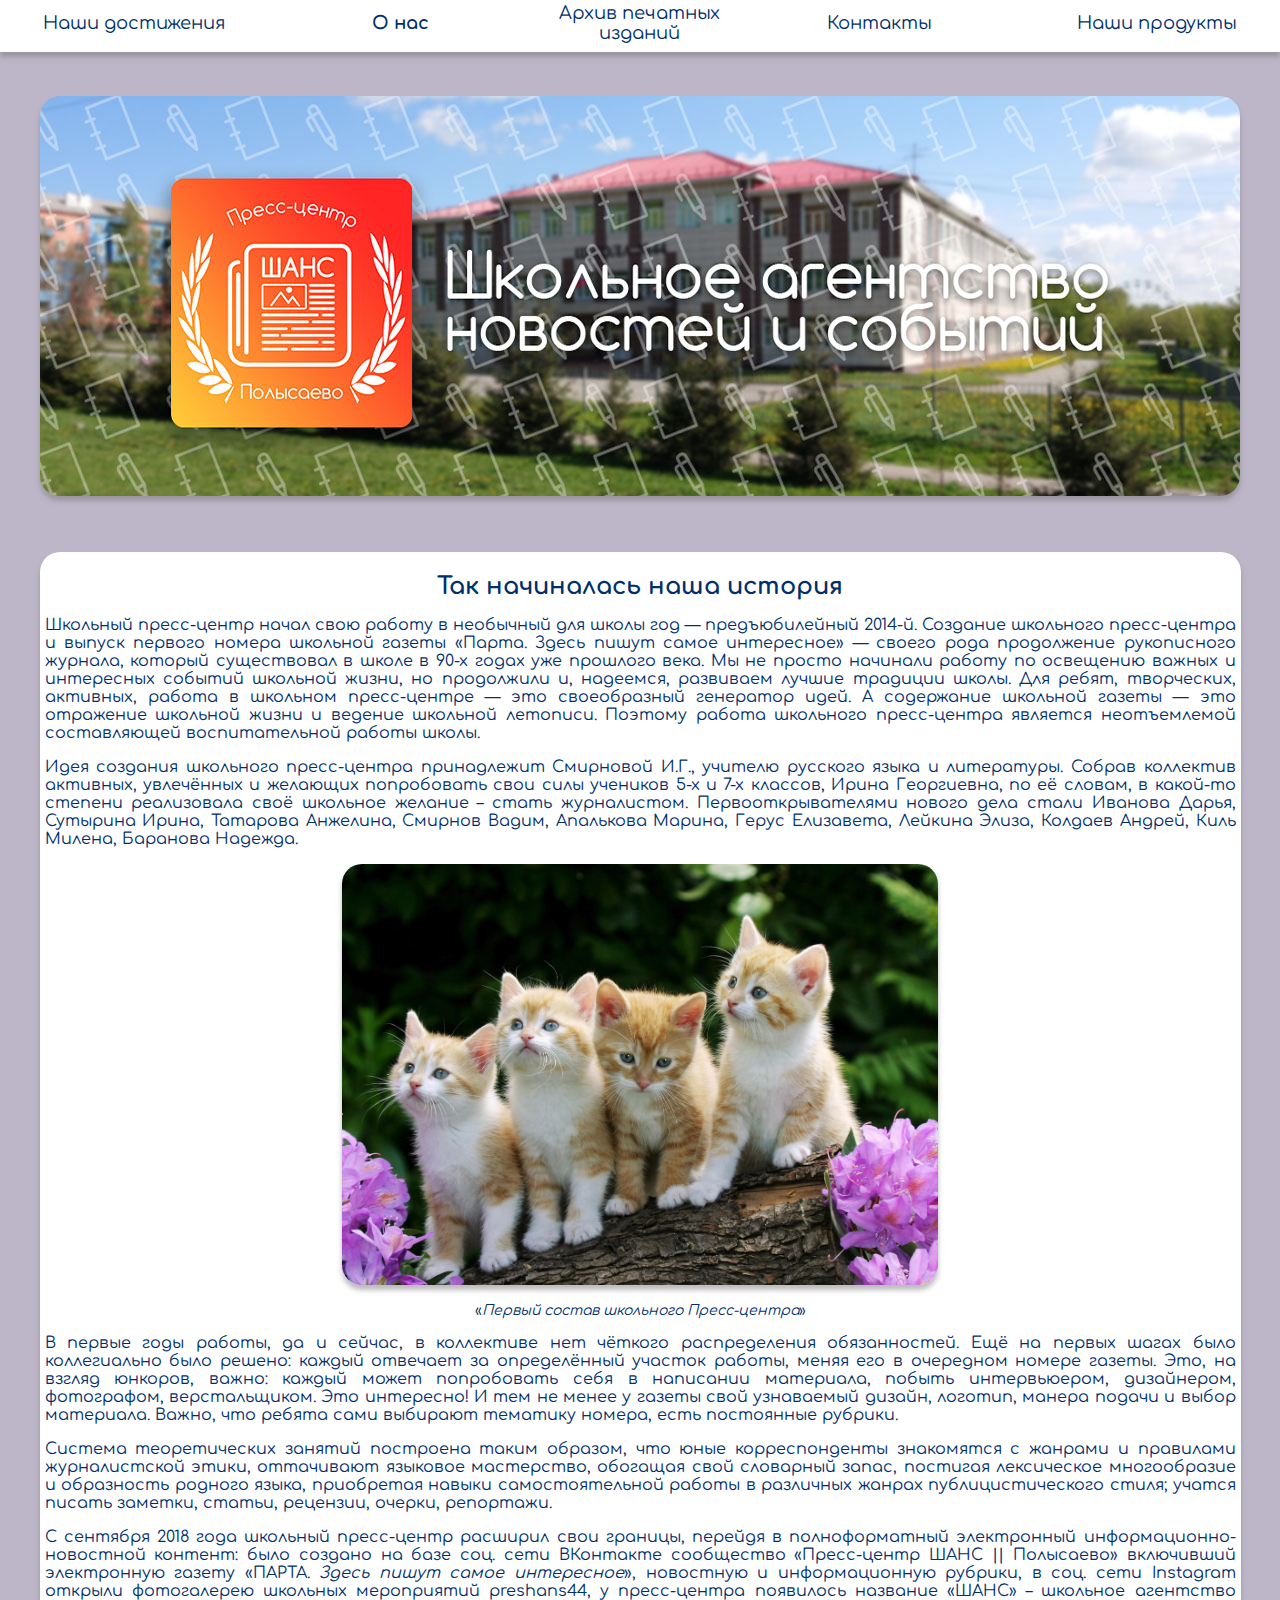
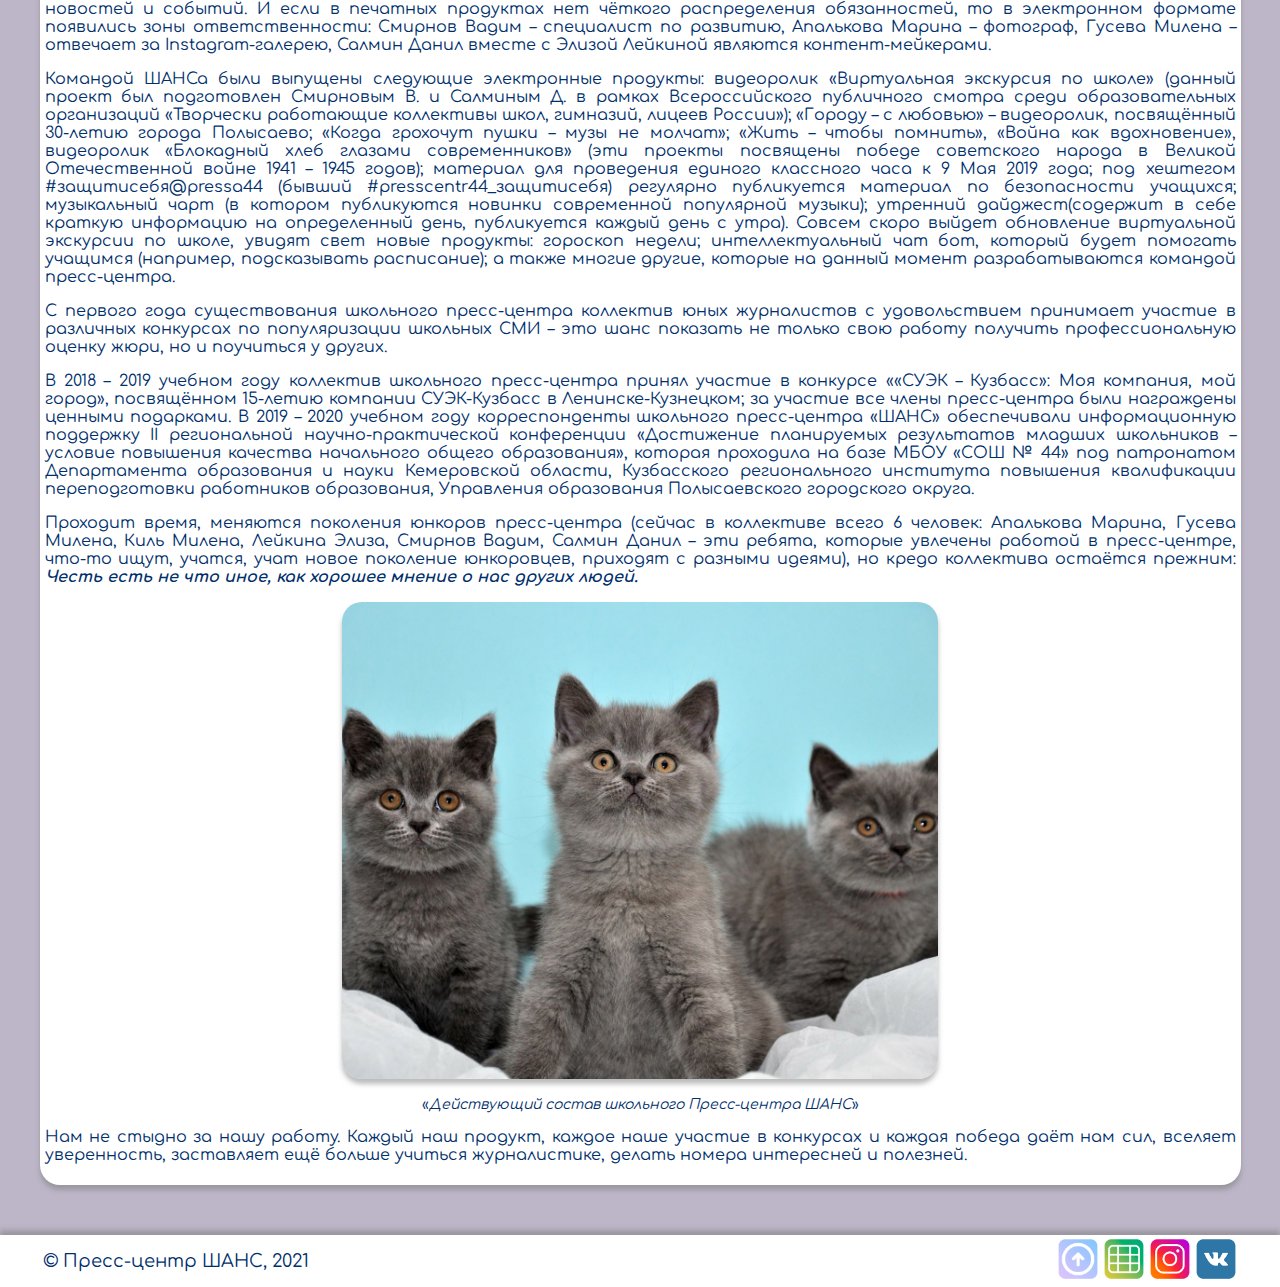
<file: index.html>
<!DOCTYPE html>
<html lang="ru">
    <head>
        <meta charset="UTF-8">
        <link rel="stylesheet" href="index.css">
        <link rel="stylesheet" href="index_dop.css">
        <link rel="shortcut icon" type="image/png" href="img/favicon.png">
        <link rel="preconnect" href="https://fonts.gstatic.com">
        <link href="https://fonts.googleapis.com/css2?family=Comfortaa:wght@300;400;500;600;700&display=swap" rel="stylesheet">
        <title>Так начиналась наша история</title>
        <script language=javascript>
            function tablealert() {
                if (confirm("Вы перейдёте на табличную версию этой страницы. Табличная версия может работать медленнее, а также неверно отображаться в современных браузерах.")) {
                    window.location='index-t.html'; 
                } else {
                   return(0);
                }  
            }
        </script>
    </head>
    <body class="wrapper">
        <div class="header">
            <table align=center width=1200px>
                <tr>
                    <td width=20% align="left"><a href="awards.html">Наши достижения</a></td>
                    <td width=20% name='top'><a href="index.html"><b>О нас</b></a></td>
                    <td width=20%><a href="archive.html">Архив печатных изданий</a></td>
                    <td width=20%><a href="contacts.html">Контакты</a></td>
                    <td width=20% align="right"><a href="our-products.html">Наши продукты</a></td>
                </tr>
            </table>
            <img src="img/head1.jpg" class="imghead">
        </div>
        <div class="content">
            <div class="block">
                <h1 class="h1">Так начиналась наша история</h1>
                <div  class="text">
                    <p>Школьный пресс-центр начал свою работу в необычный для школы год — предъюбилейный 2014-й. Создание школьного пресс-центра и выпуск первого номера школьной газеты «Парта. Здесь пишут самое интересное» — своего рода продолжение рукописного журнала, который существовал в школе в 90-х годах уже прошлого века. Мы не просто начинали работу по освещению важных и интересных событий школьной жизни, но продолжили и, надеемся, развиваем лучшие традиции школы. Для ребят, творческих, активных, работа в школьном пресс-центре — это своеобразный генератор идей. А содержание школьной газеты — это отражение школьной жизни и ведение школьной летописи. Поэтому работа школьного пресс-центра является неотъемлемой составляющей воспитательной работы школы.</p>
                    <p>Идея создания школьного пресс-центра принадлежит Смирновой И.Г., учителю русского языка и литературы. Собрав коллектив активных, увлечённых и желающих попробовать свои силы учеников 5-х и 7-х классов, Ирина Георгиевна, по её словам, в какой-то степени реализовала своё школьное желание – стать журналистом. Первооткрывателями нового дела стали Иванова Дарья, Сутырина Ирина, Татарова Анжелина, Смирнов Вадим, Апалькова Марина, Герус Елизавета, Лейкина Элиза, Колдаев Андрей, Киль Милена, Баранова Надежда.</p>
                    <span class="imgwrap"><img src="img/about-us/i4DI-2BKk-8 (2).jpg" width=50% class="img1"></span><br>
                    <span class="imgwrap"><q><i>Первый состав школьного Пресс-центра</i></q></span>
                    <p>В первые годы работы, да и сейчас, в коллективе   нет чёткого распределения обязанностей. Ещё на первых шагах было коллегиально было решено: каждый отвечает за определённый участок работы, меняя его в очередном номере газеты. Это, на взгляд юнкоров, важно: каждый может попробовать себя в написании материала, побыть интервьюером, дизайнером, фотографом, верстальщиком. Это интересно! И тем не менее у газеты свой узнаваемый дизайн, логотип, манера подачи и выбор материала. Важно, что ребята сами выбирают тематику номера, есть постоянные рубрики.</p>
                    <p>Система теоретических занятий построена таким образом, что юные корреспонденты   знакомятся с жанрами и правилами журналистской этики, оттачивают языковое мастерство, обогащая свой словарный запас, постигая лексическое многообразие и образность родного языка, приобретая навыки самостоятельной работы в различных жанрах публицистического стиля; учатся писать заметки, статьи, рецензии, очерки, репортажи.</p>
                    <p>С сентября 2018 года школьный пресс-центр расширил свои границы, перейдя в полноформатный электронный информационно-новостной контент: было создано на базе соц. сети ВКонтакте сообщество «Пресс-центр ШАНС || Полысаево»  включивший электронную газету «ПАРТА. <i>Здесь пишут самое интересное</i>», новостную и информационную рубрики, в соц. сети Instagram открыли фотогалерею школьных мероприятий preshans44, у пресс-центра появилось название «ШАНС» – школьное агентство новостей и событий. И если в печатных продуктах нет чёткого распределения обязанностей, то в электронном формате появились зоны ответственности: Смирнов Вадим – специалист по развитию, Апалькова Марина – фотограф, Гусева Милена – отвечает за Instagram-галерею, Салмин Данил вместе с Элизой Лейкиной являются контент-мейкерами. </p>
                    <p>Командой ШАНСа были выпущены следующие электронные продукты: видеоролик «Виртуальная экскурсия по школе» (данный проект был подготовлен Смирновым В. и Салминым Д. в рамках Всероссийского публичного смотра среди образовательных организаций «Творчески работающие коллективы школ, гимназий, лицеев России»);  «Городу – с любовью» – видеоролик, посвящённый 30-летию города Полысаево; «Когда грохочут пушки – музы не молчат»; «Жить – чтобы помнить», «Война как вдохновение», видеоролик «Блокадный хлеб глазами современников» (эти проекты посвящены победе советского народа в Великой Отечественной войне 1941 – 1945 годов); материал для проведения единого классного часа к 9 Мая 2019 года; под хештегом #защитисебя@pressa44 (бывший #presscentr44_защитисебя) регулярно публикуется материал по безопасности учащихся; музыкальный чарт (в котором публикуются новинки современной популярной музыки); утренний дайджест(содержит в себе краткую информацию на определенный день, публикуется каждый день с утра). Совсем скоро выйдет обновление виртуальной экскурсии по школе, увидят свет новые продукты: гороскоп недели; интеллектуальный чат бот, который будет помогать учащимся (например, подсказывать расписание); а также многие другие, которые на данный момент разрабатываются командой пресс-центра.</p>
                    <p>С первого года существования школьного пресс-центра коллектив юных журналистов с удовольствием принимает участие в различных конкурсах по популяризации школьных СМИ – это шанс показать не только свою работу получить профессиональную оценку жюри, но и поучиться у других. </p>
                    <p>В 2018 – 2019 учебном году коллектив школьного пресс-центра принял участие в конкурсе ««СУЭК – Кузбасс»: Моя компания, мой город», посвящённом 15-летию компании СУЭК-Кузбасс в Ленинске-Кузнецком; за участие все члены пресс-центра были награждены ценными подарками. В 2019 – 2020 учебном году корреспонденты школьного пресс-центра «ШАНС» обеспечивали информационную поддержку II региональной научно-практической конференции «Достижение планируемых результатов младших школьников – условие повышения качества начального общего образования», которая проходила на базе МБОУ «СОШ № 44» под патронатом Департамента образования и науки Кемеровской области, Кузбасского регионального института повышения квалификации переподготовки работников образования, Управления образования Полысаевского городского округа. </p>
                    <p>Проходит время, меняются поколения юнкоров пресс-центра (сейчас в коллективе всего 6 человек: Апалькова Марина, Гусева Милена, Киль Милена, Лейкина Элиза, Смирнов Вадим, Салмин Данил – эти ребята, которые увлечены работой в пресс-центре, что-то ищут, учатся, учат новое поколение юнкоровцев, приходят с разными идеями), но кредо коллектива остаётся прежним: <b><i>Честь есть не что иное,  как хорошее мнение о нас других людей.</i></b></p>
                    <span class="imgwrap"><img src="img/about-us/2.jpg" width=50% class="img1"></span><br>
                    <span class="imgwrap"><q><i>Действующий состав школьного Пресс-центра ШАНС</i></q></span>
                    <p>Нам не стыдно за нашу работу. Каждый наш продукт, каждое наше участие в конкурсах и каждая победа даёт нам сил, вселяет уверенность, заставляет ещё больше учиться журналистике, делать номера интересней и полезней.</p>
                </div>
            </div>
        </div>
        <div class="footer">
            <table align=center width=1200px heigth=45px>
                <tr>
                    <td align=left>&copy; Пресс-центр ШАНС, 2021</td>
                    <td width ="42px" heigth ="45px" align=right><a href="#top"><img src="img/up.png" width="42px" title="К началу страницы"></a></td>
                    <td width ="42px" heigth ="45px" align=right><input type="image" src="img/table.png" width=42px onclick="tablealert();"></td>
                    <td width ="42px" heigth ="45px" align=right><a target="_blank" href="https://www.instagram.com/preshans44/"><img src="img/inst.png" width="42px"></a></td>
                    <td width ="42px" heigth ="45px" align=right><a target="_blank" href="https://vk.com/preshans"><img src="img/vk.png" width="42px"></a></td>
                </tr>
            </table>
        </div>
    </body>
</html>
</file>
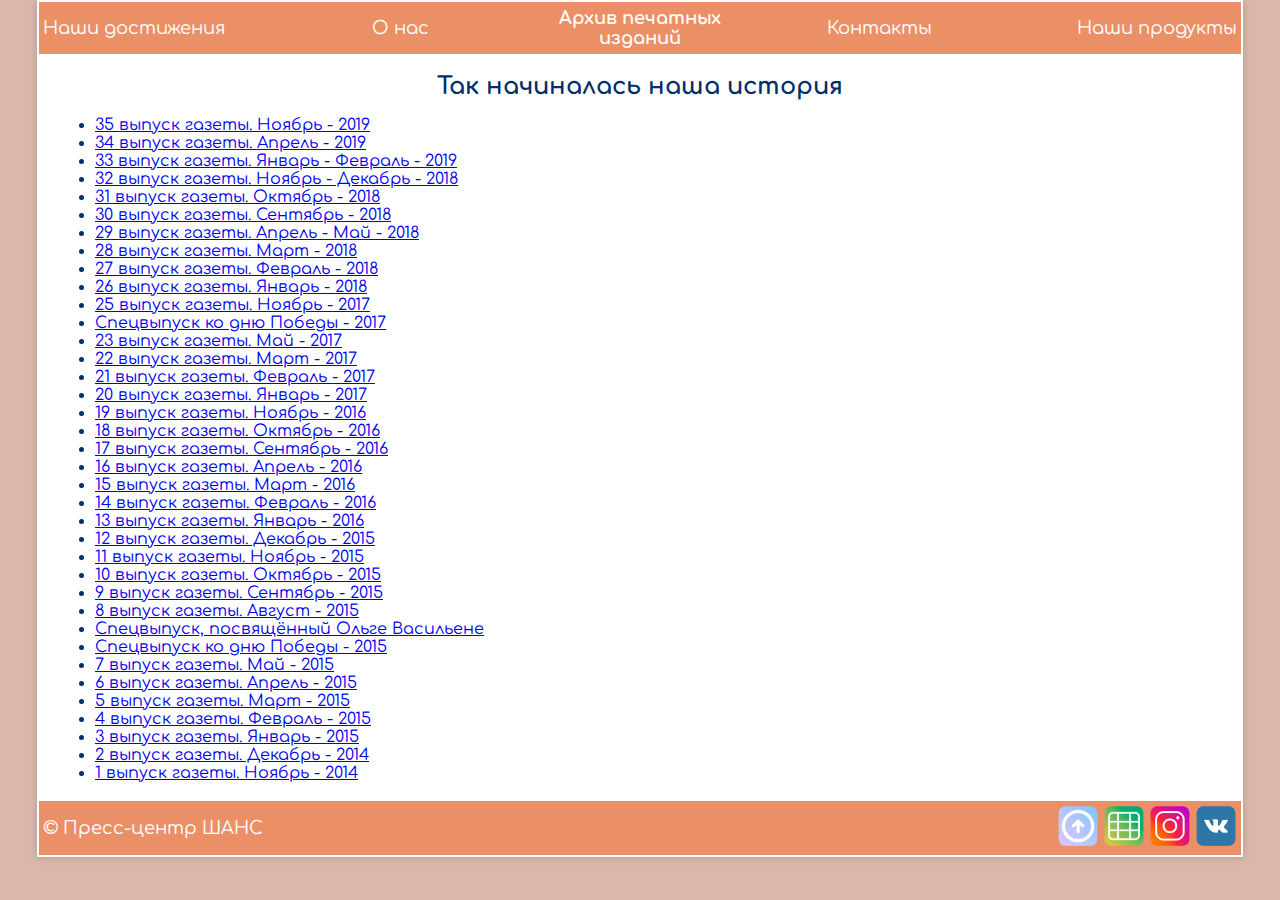
<file: archive-t.html>
<!DOCTYPE html>
<html lang="ru">
    <head>
        <meta charset="UTF-8">
        <link rel="stylesheet" href="index-t.css">
        <link rel="stylesheet" href="index-t_dop.css">
        <link rel="shortcut icon" type="image/png" href="img/favicon.png">
        <link rel="preconnect" href="https://fonts.gstatic.com">
        <link href="https://fonts.googleapis.com/css2?family=Comfortaa:wght@300;400;500;600;700&display=swap" rel="stylesheet">
        <title>О нас</title>
    </head>
    <body>
        <table width='1200px' align=center bgcolor=white border=0 class=table>
            <tr class=cell>
                <td>
                    <table align=center width=1200px>
                        <tr>
                            <td width=20% align="left"><a class=a href="awards-t.html">Наши достижения</a></td>
                            <td width=20% align=center name='top'><a class=a href="index-t.html">О нас</a></td>
                            <td width=20% align=center><a class=a href="archive-t.html"><b>Архив печатных изданий</b></a></td>
                            <td width=20% align=center><a class=a href="contacts-t.html">Контакты</a></td>
                            <td width=20% align="right"><a class=a href="our-products-t.html">Наши продукты</a></td>
                        </tr>
                    </table>
                </td>
            </tr>
            <tr>
                <td>
                    <h1 class="h1">Так начиналась наша история</h1>
                    <div  class="text">
                        <ul>
                            <li><a dowload href="archive/35.pdf">35 выпуск газеты. Ноябрь - 2019</a></li>
                            <li><a dowload href="archive/34.pdf">34 выпуск газеты. Апрель - 2019</a></li>
                            <li><a dowload href="archive/33.pdf">33 выпуск газеты. Январь - Февраль - 2019</a></li>
                            <li><a dowload href="archive/32.pdf">32 выпуск газеты. Ноябрь - Декабрь - 2018</a></li>
                            <li><a dowload href="archive/31.pdf">31 выпуск газеты. Октябрь - 2018</a></li>
                            <li><a dowload href="archive/30.pdf">30 выпуск газеты. Сентябрь - 2018</a></li>
                            <li><a dowload href="archive/29.pdf">29 выпуск газеты. Апрель - Май - 2018</a></li>
                            <li><a dowload href="archive/28.pdf">28 выпуск газеты. Март - 2018</a></li>
                            <li><a dowload href="archive/27.pdf">27 выпуск газеты. Февраль - 2018</a></li>
                            <li><a dowload href="archive/26.pdf">26 выпуск газеты. Январь - 2018</a></li>
                            <li><a dowload href="archive/25.pdf">25 выпуск газеты. Ноябрь - 2017</a></li>
                            <li><a dowload href="archive/24.pdf">Спецвыпуск ко дню Победы - 2017</a></li>
                            <li><a dowload href="archive/23.pdf">23 выпуск газеты. Май - 2017</a></li>
                            <li><a dowload href="archive/22.pdf">22 выпуск газеты. Март - 2017</a></li>
                            <li><a dowload href="archive/21.pdf">21 выпуск газеты. Февраль - 2017</a></li>
                            <li><a dowload href="archive/20.pdf">20 выпуск газеты. Январь - 2017</a></li>
                            <li><a dowload href="archive/19.pdf">19 выпуск газеты. Ноябрь - 2016</a></li>
                            <li><a dowload href="archive/18.pdf">18 выпуск газеты. Октябрь - 2016</a></li>
                            <li><a dowload href="archive/17.pdf">17 выпуск газеты. Сентябрь - 2016</a></li>
                            <li><a dowload href="archive/16.pdf">16 выпуск газеты. Апрель - 2016</a></li>
                            <li><a dowload href="archive/15.pdf">15 выпуск газеты. Март - 2016</a></li>
                            <li><a dowload href="archive/14.pdf">14 выпуск газеты. Февраль - 2016</a></li>
                            <li><a dowload href="archive/13.pdf">13 выпуск газеты. Январь - 2016</a></li>
                            <li><a dowload href="archive/12.pdf">12 выпуск газеты. Декабрь - 2015</a></li>
                            <li><a dowload href="archive/11.pdf">11 выпуск газеты. Ноябрь - 2015</a></li>
                            <li><a dowload href="archive/10.pdf">10 выпуск газеты. Октябрь - 2015</a></li>
                            <li><a dowload href="archive/9.pdf">9 выпуск газеты. Сентябрь - 2015</a></li>
                            <li><a dowload href="archive/8.pdf">8 выпуск газеты. Август - 2015</a></li>
                            <li><a dowload href="archive/SpecialOV.pdf"> Спецвыпуск, посвящённый Ольге Васильене</a></li>
                            <li><a dowload href="archive/Special.pdf"> Спецвыпуск ко дню Победы - 2015</a></li>
                            <li><a dowload href="archive/7.pdf">7 выпуск газеты. Май - 2015</a></li>
                            <li><a dowload href="archive/6.pdf">6 выпуск газеты. Апрель - 2015</a></li>
                            <li><a dowload href="archive/5.pdf">5 выпуск газеты. Март - 2015</a></li>
                            <li><a dowload href="archive/4.pdf">4 выпуск газеты. Февраль - 2015</a></li>
                            <li><a dowload href="archive/3.pdf">3 выпуск газеты. Январь - 2015</a></li>
                            <li><a dowload href="archive/2.pdf">2 выпуск газеты. Декабрь - 2014</a></li>
                            <li><a dowload href="archive/1.pdf">1 выпуск газеты. Ноябрь - 2014</a></li>
                        </ul>
                    </div>
                </td>
            </tr>
            <tr class=cell>
                <td>
                    <table align=center width=1200px heigth=45px>
                        <tr>
                            <td align=left>&copy; Пресс-центр ШАНС</td>
                            <td width ="42px" heigth ="45px" align=right><a href="#top"><img src="img/up.png" width="42px" title="К началу страницы"></a></td>
                            <td width ="42px" heigth ="45px" align=right><a href="archive.html"><img src="img/table.png" width="42px"></a></td>
                            <td width ="42px" heigth ="45px" align=right><a target="_blank" href="https://www.instagram.com/preshans44/"><img src="img/inst.png" width="42px"></a></td>
                            <td width ="42px" heigth ="45px" align=right><a target="_blank" ref="https://vk.com/preshans"><img src="img/vk.png" width="42px"></a></td>
                        </tr>
                    </table>
                </td>
            </tr>
        </table>
    </body>
</html>
</file>
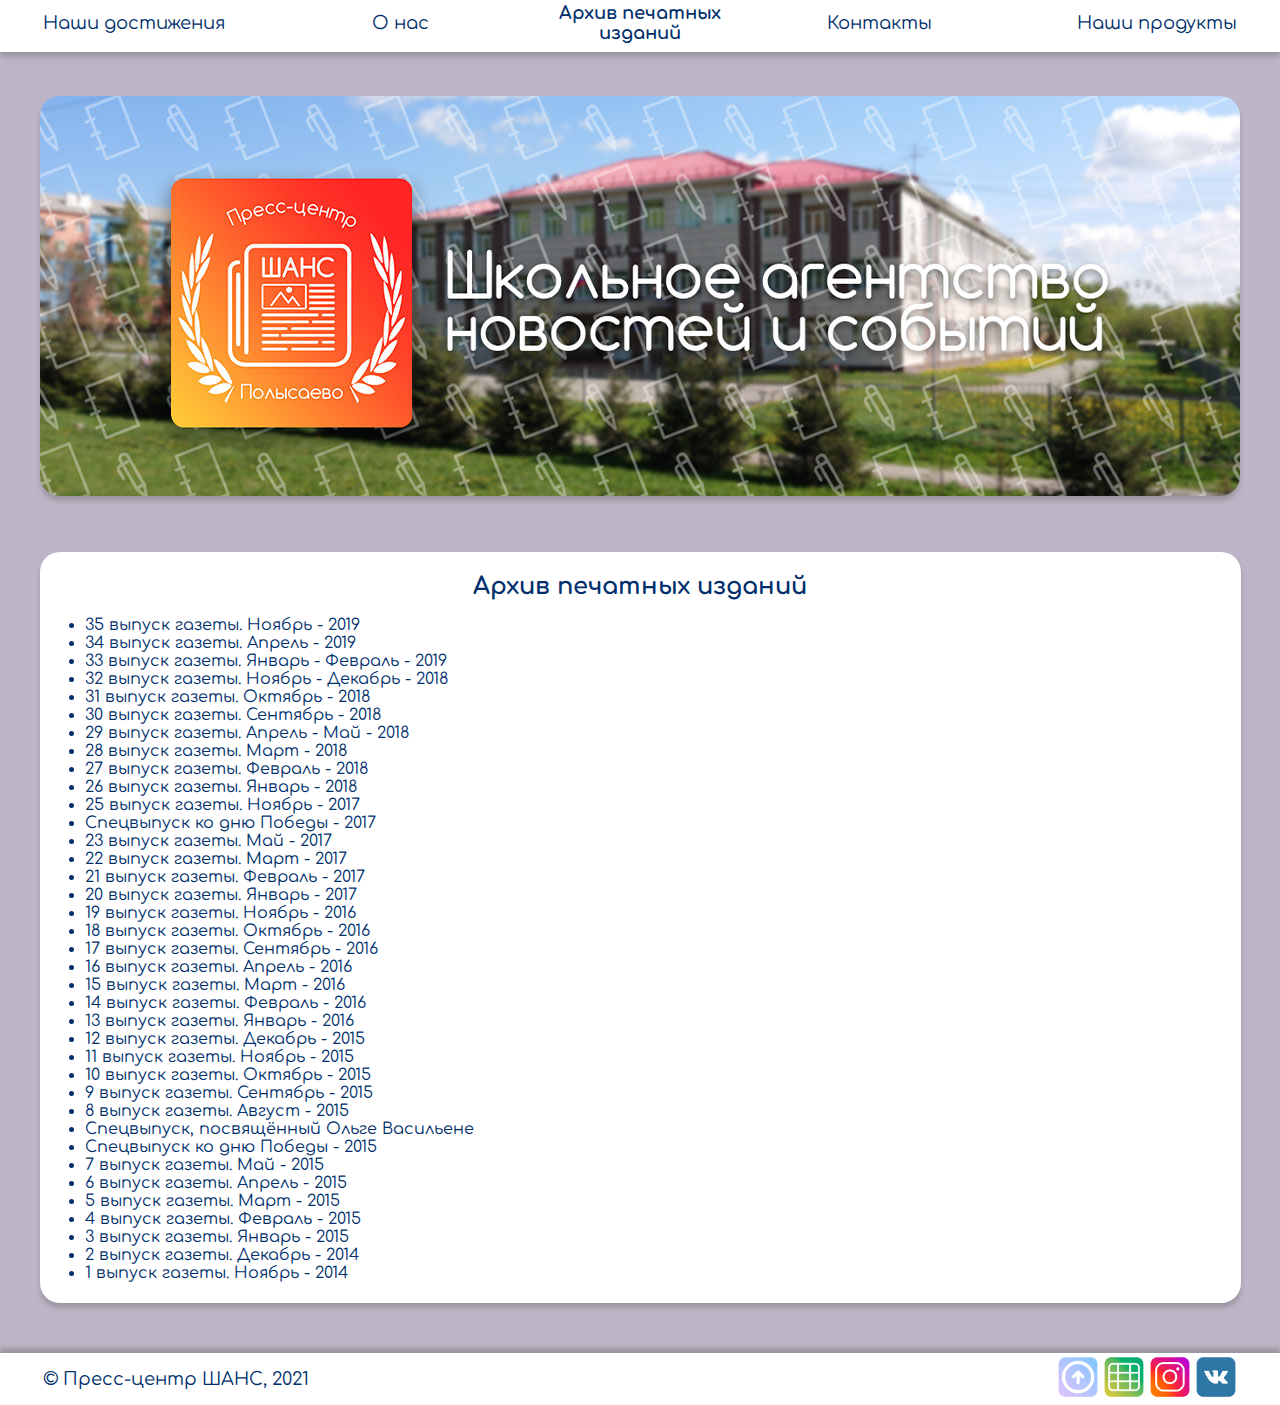
<file: archive.html>
<!DOCTYPE html>
<html lang="ru">
    <head>
        <meta charset="UTF-8">
        <link rel="stylesheet" href="index.css">
        <link rel="shortcut icon" type="image/png" href="img/favicon.png">
        <link rel="preconnect" href="https://fonts.gstatic.com">
        <link href="https://fonts.googleapis.com/css2?family=Comfortaa:wght@300;400;500;600;700&display=swap" rel="stylesheet">
        <title>Архив печатных изданий</title>
        <script language=javascript>
            function tablealert() {
                if (confirm("Вы перейдёте на табличную версию этой страницы. Табличная версия может работать медленнее, а также неверно отображаться в современных браузерах.")) {
                    window.location='archive-t.html'; 
                } else {
                   return(0);
                }  
            }
        </script>
    </head>
    <body class="wrapper">
        <div class="header">
            <table align=center width=1200px>
                <tr>
                    <td width=20% align="left"><a href="awards.html">Наши достижения</a></td>
                    <td width=20% name='top'><a href="index.html">О нас</a></td>
                    <td width=20%><a href="archive.html"><b>Архив печатных изданий</b></a></td>
                    <td width=20%><a href="contacts.html">Контакты</a></td>
                    <td width=20% align="right"><a href="our-products.html">Наши продукты</a></td>
                </tr>
            </table>
            <img src="img/head1.jpg" class="imghead">
        </div>
        <div class="content">
            <div class="block">
                <h1 class="h1">Архив печатных изданий</h1>
                <div>
                    <ul>
                        <li><a dowload href="archive/35.pdf">35 выпуск газеты. Ноябрь - 2019</a></li>
                        <li><a dowload href="archive/34.pdf">34 выпуск газеты. Апрель - 2019</a></li>
                        <li><a dowload href="archive/33.pdf">33 выпуск газеты. Январь - Февраль - 2019</a></li>
                        <li><a dowload href="archive/32.pdf">32 выпуск газеты. Ноябрь - Декабрь - 2018</a></li>
                        <li><a dowload href="archive/31.pdf">31 выпуск газеты. Октябрь - 2018</a></li>
                        <li><a dowload href="archive/30.pdf">30 выпуск газеты. Сентябрь - 2018</a></li>
                        <li><a dowload href="archive/29.pdf">29 выпуск газеты. Апрель - Май - 2018</a></li>
                        <li><a dowload href="archive/28.pdf">28 выпуск газеты. Март - 2018</a></li>
                        <li><a dowload href="archive/27.pdf">27 выпуск газеты. Февраль - 2018</a></li>
                        <li><a dowload href="archive/26.pdf">26 выпуск газеты. Январь - 2018</a></li>
                        <li><a dowload href="archive/25.pdf">25 выпуск газеты. Ноябрь - 2017</a></li>
                        <li><a dowload href="archive/24.pdf">Спецвыпуск ко дню Победы - 2017</a></li>
                        <li><a dowload href="archive/23.pdf">23 выпуск газеты. Май - 2017</a></li>
                        <li><a dowload href="archive/22.pdf">22 выпуск газеты. Март - 2017</a></li>
                        <li><a dowload href="archive/21.pdf">21 выпуск газеты. Февраль - 2017</a></li>
                        <li><a dowload href="archive/20.pdf">20 выпуск газеты. Январь - 2017</a></li>
                        <li><a dowload href="archive/19.pdf">19 выпуск газеты. Ноябрь - 2016</a></li>
                        <li><a dowload href="archive/18.pdf">18 выпуск газеты. Октябрь - 2016</a></li>
                        <li><a dowload href="archive/17.pdf">17 выпуск газеты. Сентябрь - 2016</a></li>
                        <li><a dowload href="archive/16.pdf">16 выпуск газеты. Апрель - 2016</a></li>
                        <li><a dowload href="archive/15.pdf">15 выпуск газеты. Март - 2016</a></li>
                        <li><a dowload href="archive/14.pdf">14 выпуск газеты. Февраль - 2016</a></li>
                        <li><a dowload href="archive/13.pdf">13 выпуск газеты. Январь - 2016</a></li>
                        <li><a dowload href="archive/12.pdf">12 выпуск газеты. Декабрь - 2015</a></li>
                        <li><a dowload href="archive/11.pdf">11 выпуск газеты. Ноябрь - 2015</a></li>
                        <li><a dowload href="archive/10.pdf">10 выпуск газеты. Октябрь - 2015</a></li>
                        <li><a dowload href="archive/9.pdf">9 выпуск газеты. Сентябрь - 2015</a></li>
                        <li><a dowload href="archive/8.pdf">8 выпуск газеты. Август - 2015</a></li>
                        <li><a dowload href="archive/SpecialOV.pdf"> Спецвыпуск, посвящённый Ольге Васильене</a></li>
                        <li><a dowload href="archive/Special.pdf"> Спецвыпуск ко дню Победы - 2015</a></li>
                        <li><a dowload href="archive/7.pdf">7 выпуск газеты. Май - 2015</a></li>
                        <li><a dowload href="archive/6.pdf">6 выпуск газеты. Апрель - 2015</a></li>
                        <li><a dowload href="archive/5.pdf">5 выпуск газеты. Март - 2015</a></li>
                        <li><a dowload href="archive/4.pdf">4 выпуск газеты. Февраль - 2015</a></li>
                        <li><a dowload href="archive/3.pdf">3 выпуск газеты. Январь - 2015</a></li>
                        <li><a dowload href="archive/2.pdf">2 выпуск газеты. Декабрь - 2014</a></li>
                        <li><a dowload href="archive/1.pdf">1 выпуск газеты. Ноябрь - 2014</a></li>
                    </ul>
                </div>
            </div>
        </div>
        <div class="footer">
            <table align=center width=1200px heigth=45px>
                <tr>
                    <td align=left>&copy; Пресс-центр ШАНС, 2021</td>
                    <td width ="42px" heigth ="45px" align=right><a href="#top"><img src="img/up.png" width="42px" title="К началу страницы"></a></td>
                    <td width ="42px" heigth ="45px" align=right><input type="image" src="img/table.png" width=42px onclick="tablealert();"></td>
                    <td width ="42px" heigth ="45px" align=right><a target="_blank" href="https://www.instagram.com/preshans44/"><img src="img/inst.png" width="42px"></a></td>
                    <td width ="42px" heigth ="45px" align=right><a target="_blank" href="https://vk.com/preshans"><img src="img/vk.png" width="42px"></a></td>
                </tr>
            </table>
        </div>
    </body>
</html>
</file>
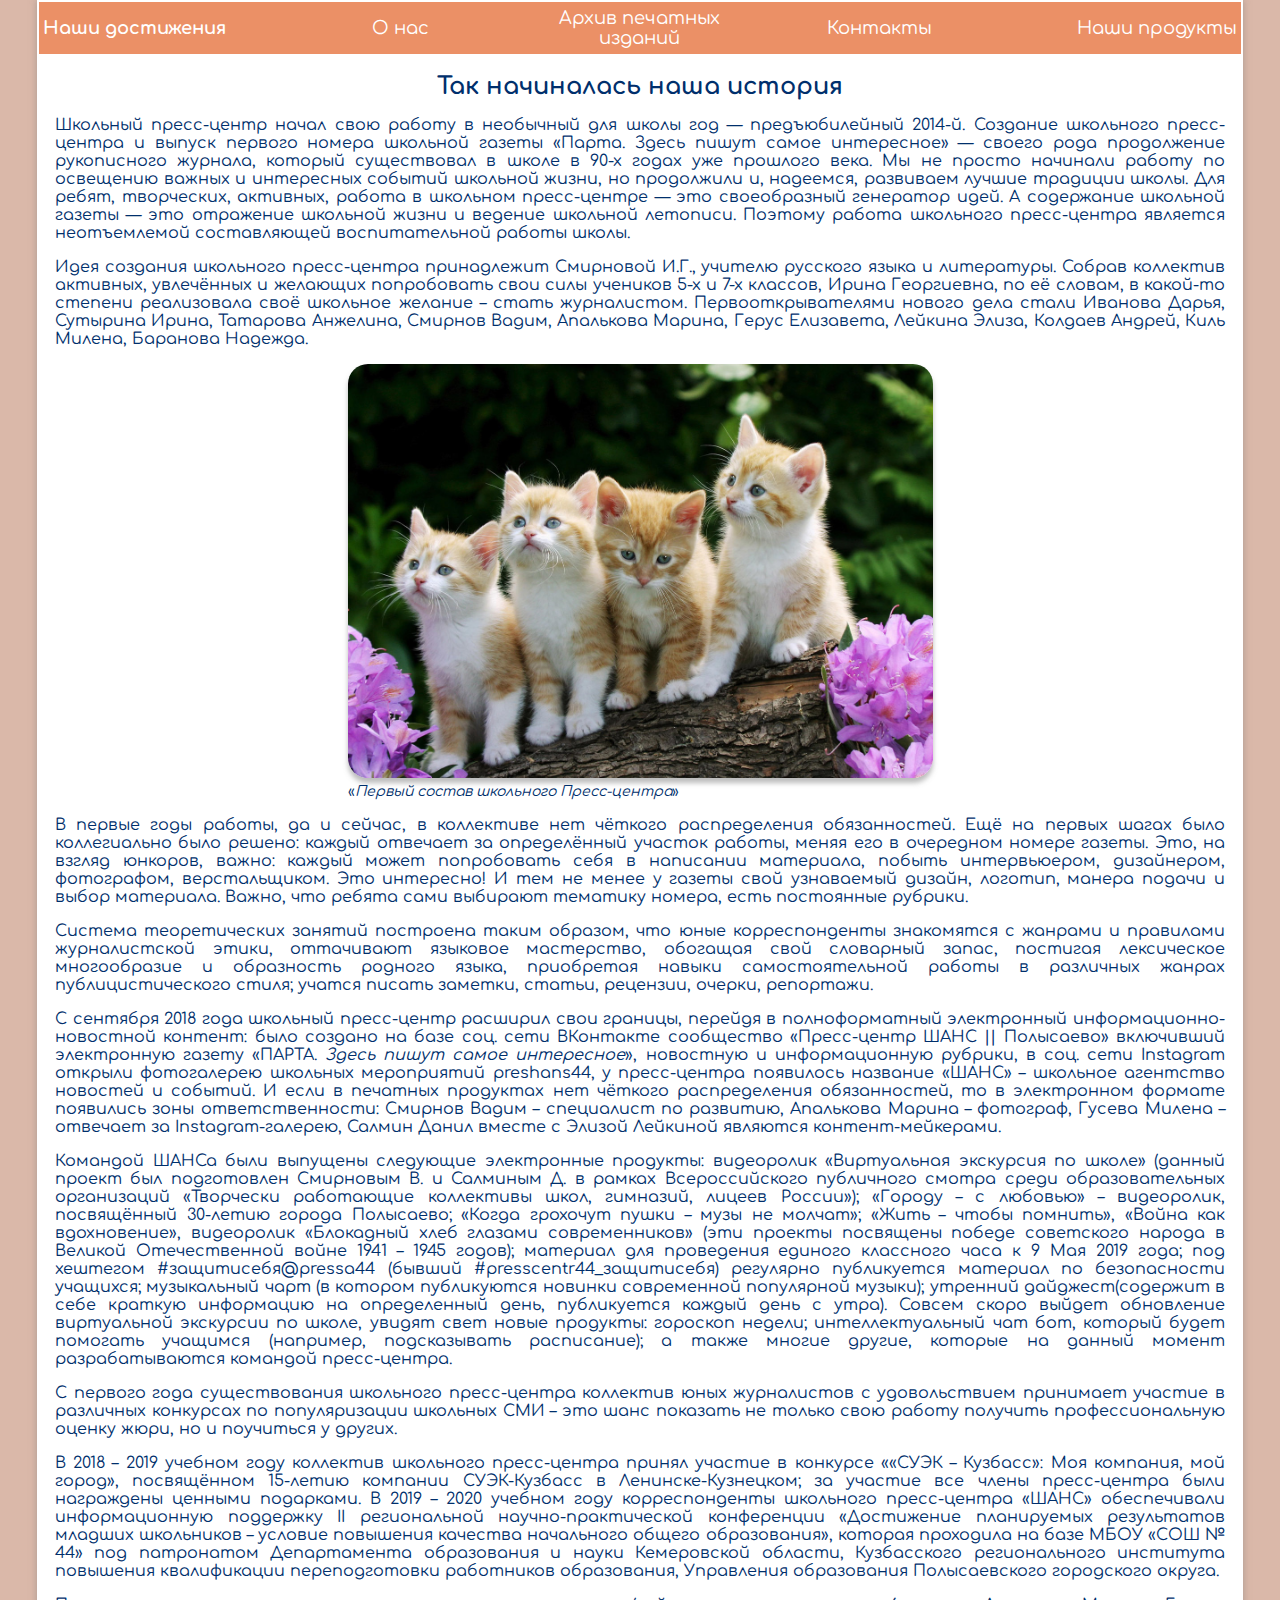
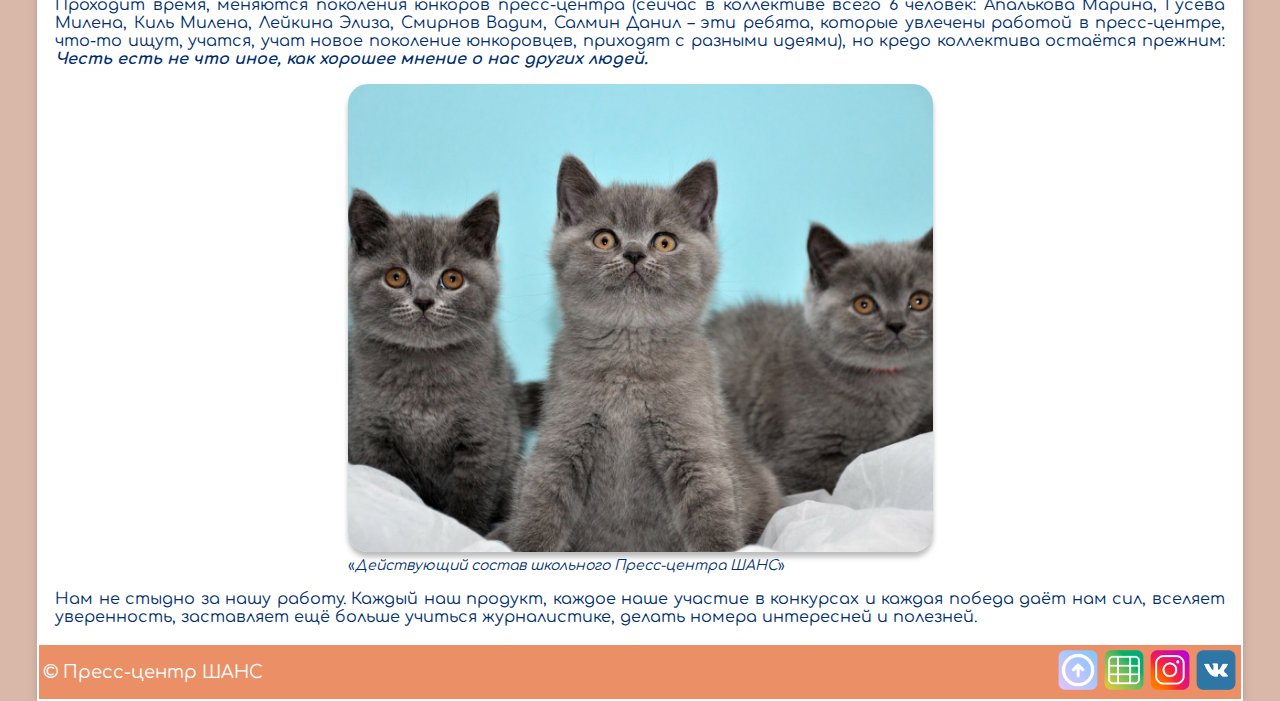
<file: awards-t.html>
<!DOCTYPE html>
<html lang="ru">
    <head>
        <meta charset="UTF-8">
        <link rel="stylesheet" href="index-t.css">
        <link rel="stylesheet" href="index-t_dop.css">
        <link rel="shortcut icon" type="image/png" href="img/favicon.png">
        <link rel="preconnect" href="https://fonts.gstatic.com">
        <link href="https://fonts.googleapis.com/css2?family=Comfortaa:wght@300;400;500;600;700&display=swap" rel="stylesheet">
        <title>О нас</title>
    </head>
    <body>
        <table width='1200px' align=center bgcolor=white border=0 class=table>
            <tr class=cell>
                <td>
                    <table align=center width=1200px>
                        <tr>
                            <td width=20% align="left"><a class=a href="awards-t.html"><b>Наши достижения</b></a></td>
                            <td width=20% align=center name='top'><a class=a href="index-t.html">О нас</a></td>
                            <td width=20% align=center><a class=a href="archive-t.html">Архив печатных изданий</a></td>
                            <td width=20% align=center><a class=a href="contacts-t.html">Контакты</a></td>
                            <td width=20% align="right"><a class=a href="our-products-t.html">Наши продукты</a></td>
                        </tr>
                    </table>
                </td>
            </tr>
            <tr>
                <td>
                    <h1 class="h1">Так начиналась наша история</h1>
                    <div  class="text">
                        <p>Школьный пресс-центр начал свою работу в необычный для школы год — предъюбилейный 2014-й. Создание школьного пресс-центра и выпуск первого номера школьной газеты «Парта. Здесь пишут самое интересное» — своего рода продолжение рукописного журнала, который существовал в школе в 90-х годах уже прошлого века. Мы не просто начинали работу по освещению важных и интересных событий школьной жизни, но продолжили и, надеемся, развиваем лучшие традиции школы. Для ребят, творческих, активных, работа в школьном пресс-центре — это своеобразный генератор идей. А содержание школьной газеты — это отражение школьной жизни и ведение школьной летописи. Поэтому работа школьного пресс-центра является неотъемлемой составляющей воспитательной работы школы.</p>
                        <p>Идея создания школьного пресс-центра принадлежит Смирновой И.Г., учителю русского языка и литературы. Собрав коллектив активных, увлечённых и желающих попробовать свои силы учеников 5-х и 7-х классов, Ирина Георгиевна, по её словам, в какой-то степени реализовала своё школьное желание – стать журналистом. Первооткрывателями нового дела стали Иванова Дарья, Сутырина Ирина, Татарова Анжелина, Смирнов Вадим, Апалькова Марина, Герус Елизавета, Лейкина Элиза, Колдаев Андрей, Киль Милена, Баранова Надежда.</p>
                        <img src="img/about-us/i4DI-2BKk-8 (2).jpg" width=50% class="img1"><br>
                        <q><i>Первый состав школьного Пресс-центра</i></q>
                        <p>В первые годы работы, да и сейчас, в коллективе   нет чёткого распределения обязанностей. Ещё на первых шагах было коллегиально было решено: каждый отвечает за определённый участок работы, меняя его в очередном номере газеты. Это, на взгляд юнкоров, важно: каждый может попробовать себя в написании материала, побыть интервьюером, дизайнером, фотографом, верстальщиком. Это интересно! И тем не менее у газеты свой узнаваемый дизайн, логотип, манера подачи и выбор материала. Важно, что ребята сами выбирают тематику номера, есть постоянные рубрики.</p>
                        <p>Система теоретических занятий построена таким образом, что юные корреспонденты   знакомятся с жанрами и правилами журналистской этики, оттачивают языковое мастерство, обогащая свой словарный запас, постигая лексическое многообразие и образность родного языка, приобретая навыки самостоятельной работы в различных жанрах публицистического стиля; учатся писать заметки, статьи, рецензии, очерки, репортажи.</p>
                        <p>С сентября 2018 года школьный пресс-центр расширил свои границы, перейдя в полноформатный электронный информационно-новостной контент: было создано на базе соц. сети ВКонтакте сообщество «Пресс-центр ШАНС || Полысаево»  включивший электронную газету «ПАРТА. <i>Здесь пишут самое интересное</i>», новостную и информационную рубрики, в соц. сети Instagram открыли фотогалерею школьных мероприятий preshans44, у пресс-центра появилось название «ШАНС» – школьное агентство новостей и событий. И если в печатных продуктах нет чёткого распределения обязанностей, то в электронном формате появились зоны ответственности: Смирнов Вадим – специалист по развитию, Апалькова Марина – фотограф, Гусева Милена – отвечает за Instagram-галерею, Салмин Данил вместе с Элизой Лейкиной являются контент-мейкерами. </p>
                        <p>Командой ШАНСа были выпущены следующие электронные продукты: видеоролик «Виртуальная экскурсия по школе» (данный проект был подготовлен Смирновым В. и Салминым Д. в рамках Всероссийского публичного смотра среди образовательных организаций «Творчески работающие коллективы школ, гимназий, лицеев России»);  «Городу – с любовью» – видеоролик, посвящённый 30-летию города Полысаево; «Когда грохочут пушки – музы не молчат»; «Жить – чтобы помнить», «Война как вдохновение», видеоролик «Блокадный хлеб глазами современников» (эти проекты посвящены победе советского народа в Великой Отечественной войне 1941 – 1945 годов); материал для проведения единого классного часа к 9 Мая 2019 года; под хештегом #защитисебя@pressa44 (бывший #presscentr44_защитисебя) регулярно публикуется материал по безопасности учащихся; музыкальный чарт (в котором публикуются новинки современной популярной музыки); утренний дайджест(содержит в себе краткую информацию на определенный день, публикуется каждый день с утра). Совсем скоро выйдет обновление виртуальной экскурсии по школе, увидят свет новые продукты: гороскоп недели; интеллектуальный чат бот, который будет помогать учащимся (например, подсказывать расписание); а также многие другие, которые на данный момент разрабатываются командой пресс-центра.</p>
                        <p>С первого года существования школьного пресс-центра коллектив юных журналистов с удовольствием принимает участие в различных конкурсах по популяризации школьных СМИ – это шанс показать не только свою работу получить профессиональную оценку жюри, но и поучиться у других. </p>
                        <p>В 2018 – 2019 учебном году коллектив школьного пресс-центра принял участие в конкурсе ««СУЭК – Кузбасс»: Моя компания, мой город», посвящённом 15-летию компании СУЭК-Кузбасс в Ленинске-Кузнецком; за участие все члены пресс-центра были награждены ценными подарками. В 2019 – 2020 учебном году корреспонденты школьного пресс-центра «ШАНС» обеспечивали информационную поддержку II региональной научно-практической конференции «Достижение планируемых результатов младших школьников – условие повышения качества начального общего образования», которая проходила на базе МБОУ «СОШ № 44» под патронатом Департамента образования и науки Кемеровской области, Кузбасского регионального института повышения квалификации переподготовки работников образования, Управления образования Полысаевского городского округа. </p>
                        <p>Проходит время, меняются поколения юнкоров пресс-центра (сейчас в коллективе всего 6 человек: Апалькова Марина, Гусева Милена, Киль Милена, Лейкина Элиза, Смирнов Вадим, Салмин Данил – эти ребята, которые увлечены работой в пресс-центре, что-то ищут, учатся, учат новое поколение юнкоровцев, приходят с разными идеями), но кредо коллектива остаётся прежним: <b><i>Честь есть не что иное,  как хорошее мнение о нас других людей.</i></b></p>
                        <img src="img/about-us/2.jpg" width=50% class="img1"><br>
                        <q><i>Действующий состав школьного Пресс-центра ШАНС</i></q>
                        <p>Нам не стыдно за нашу работу. Каждый наш продукт, каждое наше участие в конкурсах и каждая победа даёт нам сил, вселяет уверенность, заставляет ещё больше учиться журналистике, делать номера интересней и полезней.</p>
                    </div>
                </td>
            </tr>
            <tr class=cell>
                <td>
                    <table align=center width=1200px heigth=45px>
                        <tr>
                            <td align=left>&copy; Пресс-центр ШАНС</td>
                            <td width ="42px" heigth ="45px" align=right><a href="#top"><img src="img/up.png" width="42px" title="К началу страницы"></a></td>
                            <td width ="42px" heigth ="45px" align=right><a href="awards.html"><img src="img/table.png" width="42px"></a></td>
                            <td width ="42px" heigth ="45px" align=right><a target="_blank" href="https://www.instagram.com/preshans44/"><img src="img/inst.png" width="42px"></a></td>
                            <td width ="42px" heigth ="45px" align=right><a target="_blank" ref="https://vk.com/preshans"><img src="img/vk.png" width="42px"></a></td>
                        </tr>
                    </table>
                </td>
            </tr>
        </table>
    </body>
</html>
</file>
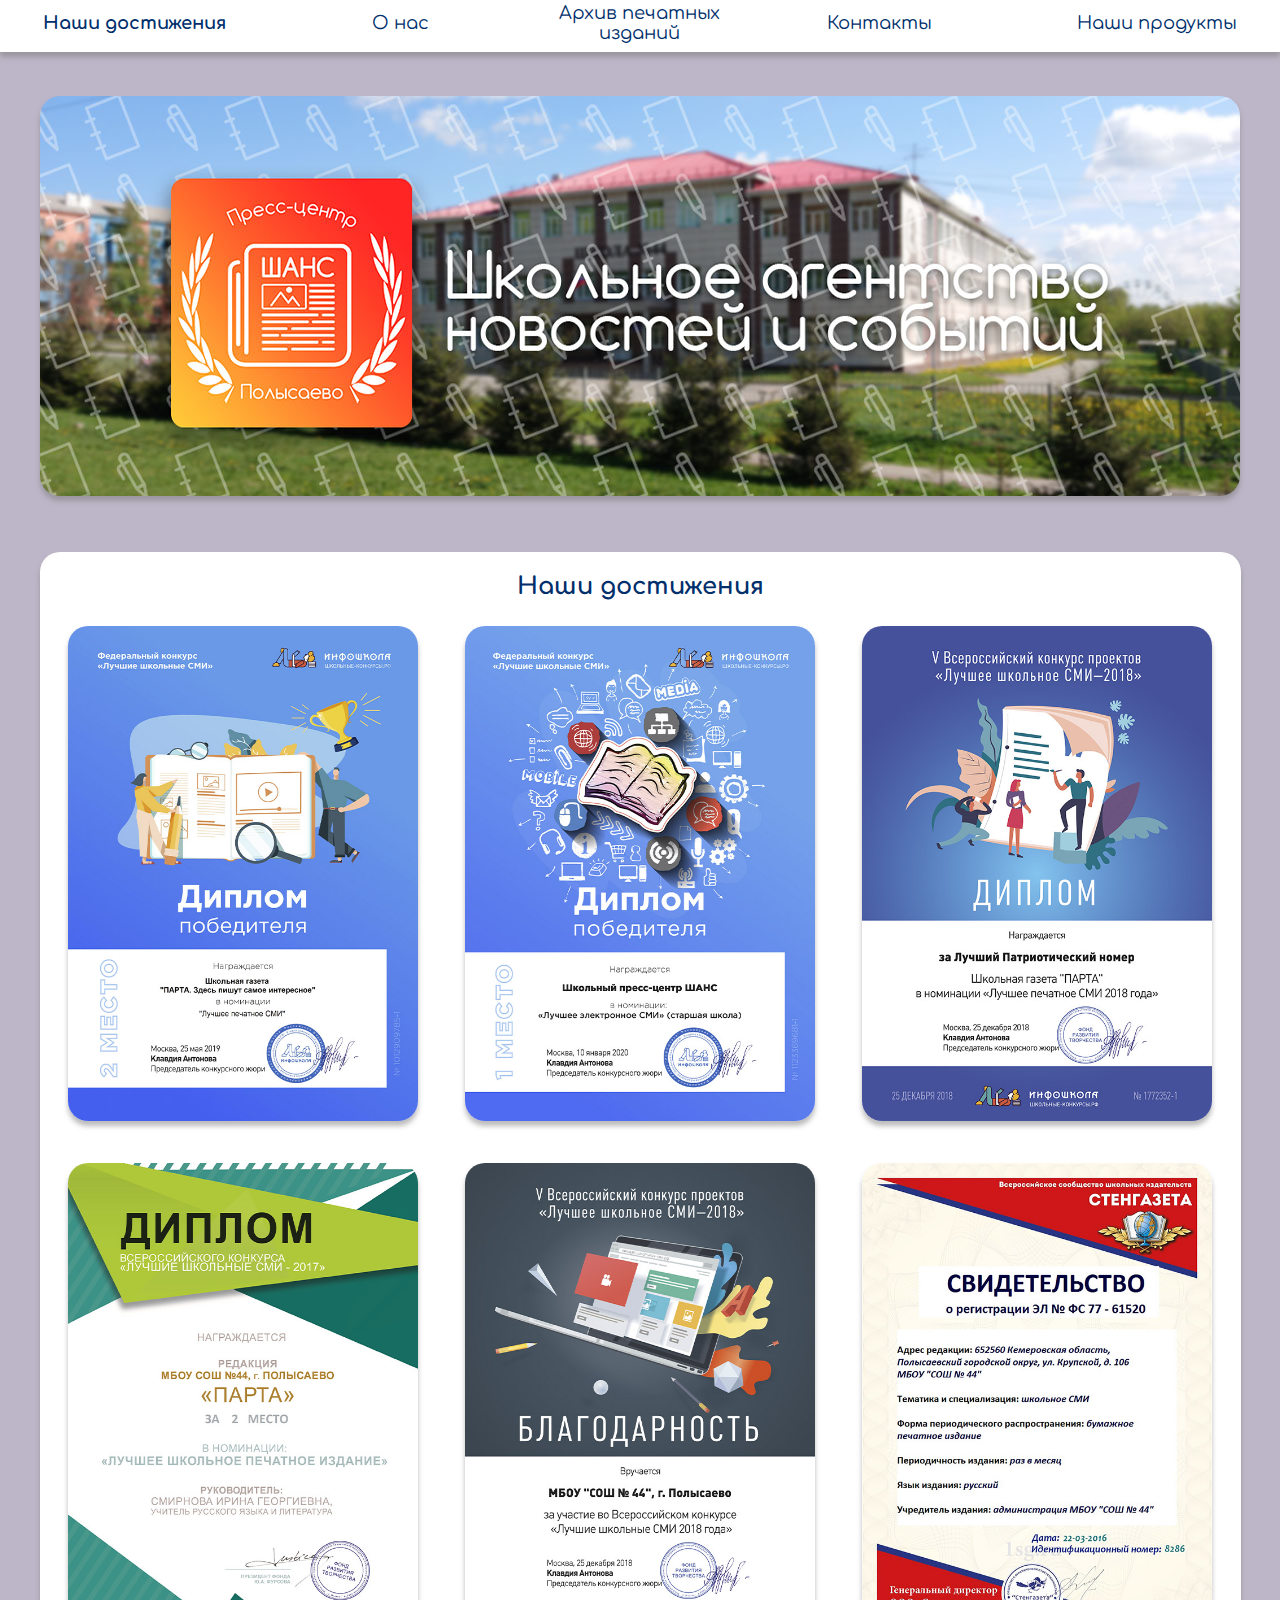
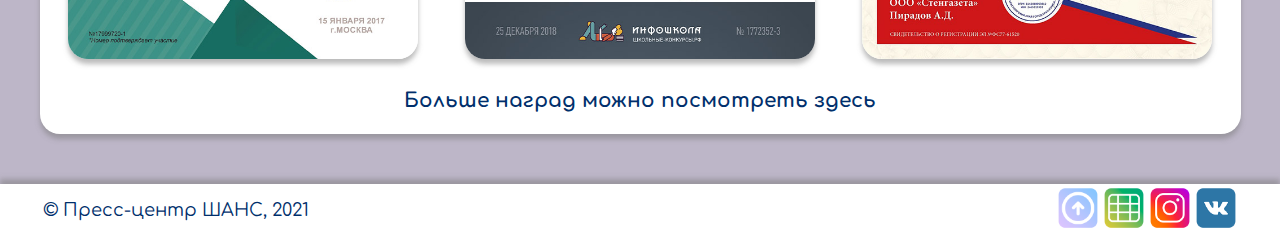
<file: awards.html>
<!DOCTYPE html>
<html lang="ru">
    <head>
        <meta charset="UTF-8">
        <link rel="stylesheet" href="index.css">
        <link rel="stylesheet" href="awards.css">
        <link rel="shortcut icon" type="image/png" href="img/favicon.png">
        <link rel="preconnect" href="https://fonts.gstatic.com">
        <link href="https://fonts.googleapis.com/css2?family=Comfortaa:wght@300;400;500;600;700&display=swap" rel="stylesheet">
        <title>Наши достижения</title>
        <script language=javascript>
            function tablealert() {
                if (confirm("Вы перейдёте на табличную версию этой страницы. Табличная версия может работать медленнее, а также неверно отображаться в современных браузерах.")) {
                    window.location='awards-t.html'; 
                } else {
                   return(0);
                }  
            }
        </script>
    </head>
    <body class="wrapper">
        <div class="header">
            <table align=center width=1200px>
                <tr>
                    <td width=20% align="left"><a href="awards.html"><b>Наши достижения</b></a></td>
                    <td width=20% name='top'><a href="index.html">О нас</a></td>
                    <td width=20%><a href="archive.html">Архив печатных изданий</a></td>
                    <td width=20%><a href="contacts.html">Контакты</a></td>
                    <td width=20% align="right"><a href="our-products.html">Наши продукты</a></td>
                </tr>
            </table>
            <img src="img/head1.jpg" class="imghead">
        </div>
        <div class="content">
            <div class="block">
                <h1 class="h1">Наши достижения</h1>
                <div  class="text">
                    <div class="img1">
                        <a target="_blank" href="img/awards/1.jpg"><img src="img/awards/1.jpg" class="img"></a>
                        <a target="_blank" href="img/awards/2.jpg"><img src="img/awards/2.jpg" class="img"></a>
                        <a target="_blank" href="img/awards/3.jpg"><img src="img/awards/3.jpg" class="img"></a>
                    </div>
                    <br>
                    <div class="img1">
                        <a target="_blank" href="img/awards/4.jpg"><img src="img/awards/4.jpg" class="img"></a>
                        <a target="_blank" href="img/awards/5.jpg"><img src="img/awards/5.jpg" class="img"></a>
                        <a target="_blank" href="img/awards/6.jpg"><img src="img/awards/6.jpg" class="img"></a>
                    </div>
                    <h2 class="h2"><a target="_blank" href="https://disk.yandex.ru/d/WUJoTcJHOVb0BA?w=1">Больше наград можно посмотреть здесь</a></h2>
                </div>
            </div>
        </div>
        <div class="footer">
            <table align=center width=1200px heigth=45px>
                <tr>
                    <td align=left>&copy; Пресс-центр ШАНС, 2021</td>
                    <td width ="42px" heigth ="45px" align=right><a href="#top"><img src="img/up.png" width="42px" title="К началу страницы"></a></td>
                    <td width ="42px" heigth ="45px" align=right><input type="image" src="img/table.png" width=42px onclick="tablealert();"></td>
                    <td width ="42px" heigth ="45px" align=right><a target="_blank" href="https://www.instagram.com/preshans44/"><img src="img/inst.png" width="42px"></a></td>
                    <td width ="42px" heigth ="45px" align=right><a target="_blank" href="https://vk.com/preshans"><img src="img/vk.png" width="42px"></a></td>
                </tr>
            </table>
        </div>
    </body>
</html>
</file>
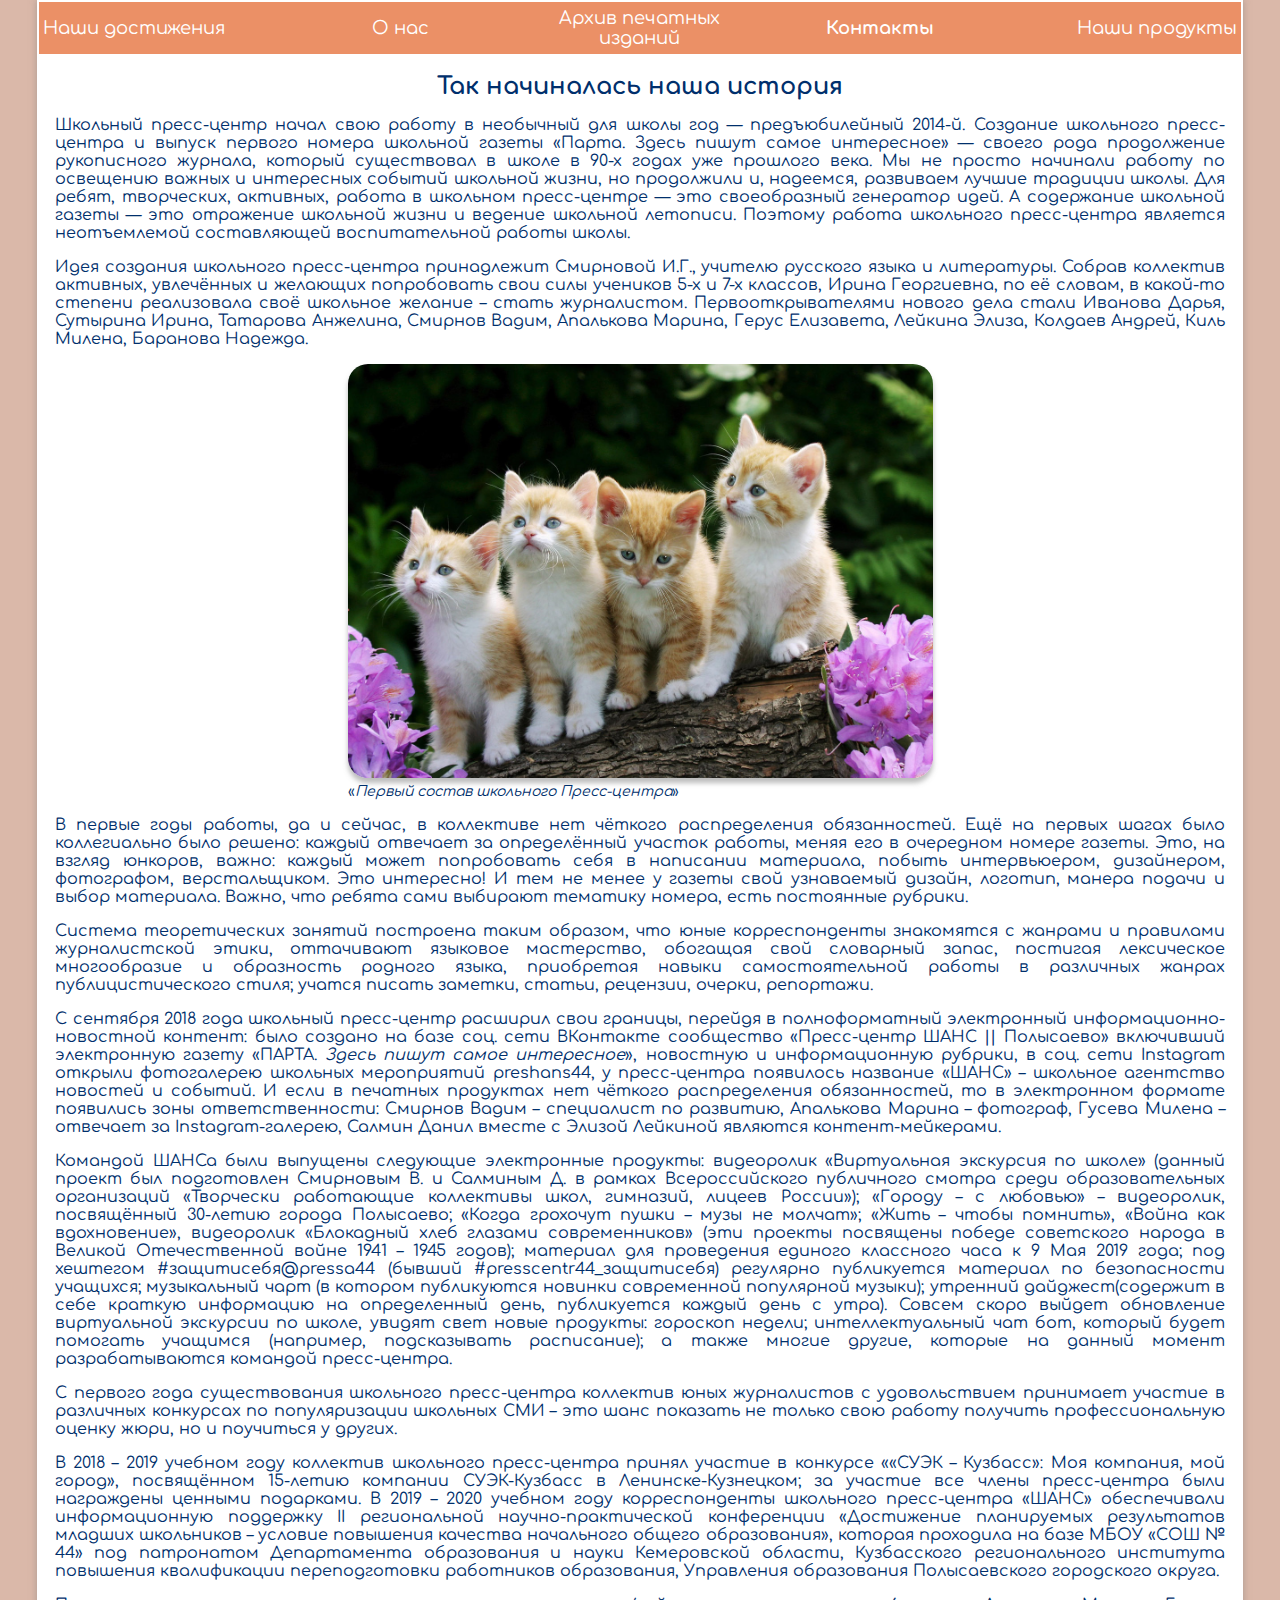
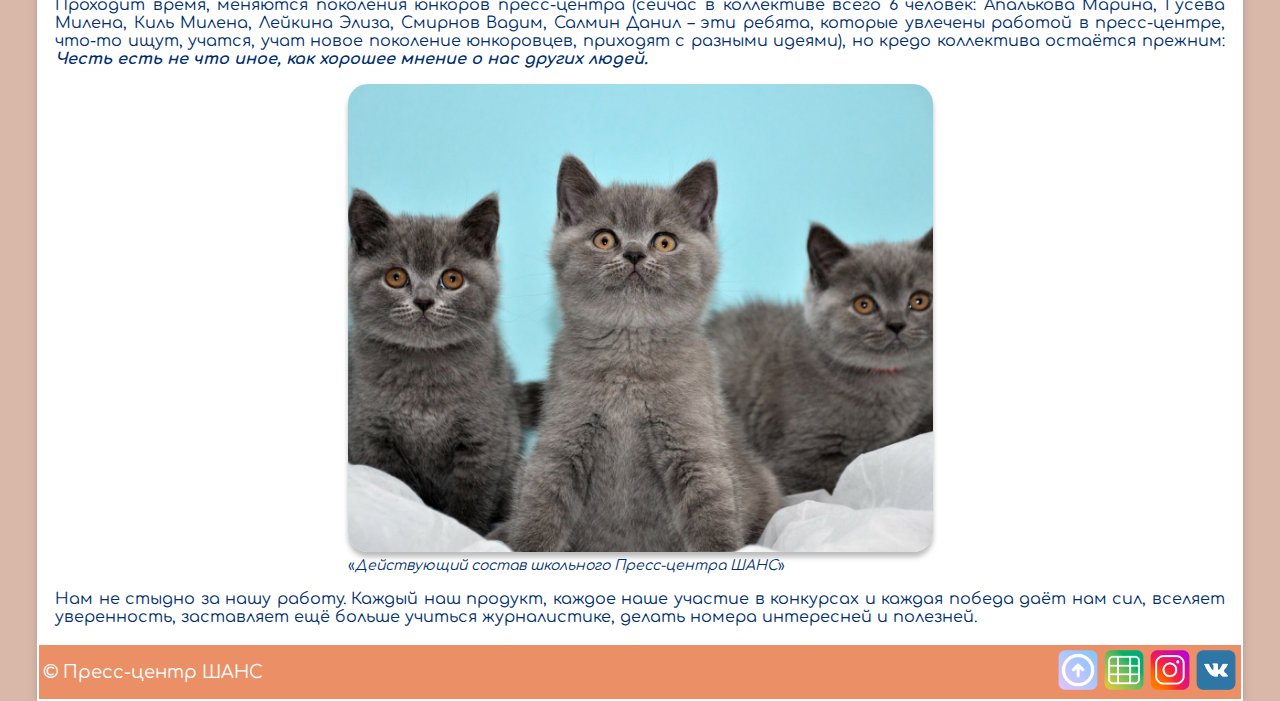
<file: contacts-t.html>
<!DOCTYPE html>
<html lang="ru">
    <head>
        <meta charset="UTF-8">
        <link rel="stylesheet" href="index-t.css">
        <link rel="stylesheet" href="index-t_dop.css">
        <link rel="shortcut icon" type="image/png" href="img/favicon.png">
        <link rel="preconnect" href="https://fonts.gstatic.com">
        <link href="https://fonts.googleapis.com/css2?family=Comfortaa:wght@300;400;500;600;700&display=swap" rel="stylesheet">
        <title>О нас</title>
    </head>
    <body>
        <table width='1200px' align=center bgcolor=white border=0 class=table>
            <tr class=cell>
                <td>
                    <table align=center width=1200px>
                        <tr>
                            <td width=20% align="left"><a class=a href="awards-t.html">Наши достижения</a></td>
                            <td width=20% align=center name='top'><a class=a href="index-t.html">О нас</a></td>
                            <td width=20% align=center><a class=a href="archive-t.html">Архив печатных изданий</a></td>
                            <td width=20% align=center><a class=a href="contacts-t.html"><b>Контакты</b></a></td>
                            <td width=20% align="right"><a class=a href="our-products-t.html">Наши продукты</a></td>
                        </tr>
                    </table>
                </td>
            </tr>
            <tr>
                <td>
                    <h1 class="h1">Так начиналась наша история</h1>
                    <div  class="text">
                        <p>Школьный пресс-центр начал свою работу в необычный для школы год — предъюбилейный 2014-й. Создание школьного пресс-центра и выпуск первого номера школьной газеты «Парта. Здесь пишут самое интересное» — своего рода продолжение рукописного журнала, который существовал в школе в 90-х годах уже прошлого века. Мы не просто начинали работу по освещению важных и интересных событий школьной жизни, но продолжили и, надеемся, развиваем лучшие традиции школы. Для ребят, творческих, активных, работа в школьном пресс-центре — это своеобразный генератор идей. А содержание школьной газеты — это отражение школьной жизни и ведение школьной летописи. Поэтому работа школьного пресс-центра является неотъемлемой составляющей воспитательной работы школы.</p>
                        <p>Идея создания школьного пресс-центра принадлежит Смирновой И.Г., учителю русского языка и литературы. Собрав коллектив активных, увлечённых и желающих попробовать свои силы учеников 5-х и 7-х классов, Ирина Георгиевна, по её словам, в какой-то степени реализовала своё школьное желание – стать журналистом. Первооткрывателями нового дела стали Иванова Дарья, Сутырина Ирина, Татарова Анжелина, Смирнов Вадим, Апалькова Марина, Герус Елизавета, Лейкина Элиза, Колдаев Андрей, Киль Милена, Баранова Надежда.</p>
                        <img src="img/about-us/i4DI-2BKk-8 (2).jpg" width=50% class="img1"><br>
                        <q><i>Первый состав школьного Пресс-центра</i></q>
                        <p>В первые годы работы, да и сейчас, в коллективе   нет чёткого распределения обязанностей. Ещё на первых шагах было коллегиально было решено: каждый отвечает за определённый участок работы, меняя его в очередном номере газеты. Это, на взгляд юнкоров, важно: каждый может попробовать себя в написании материала, побыть интервьюером, дизайнером, фотографом, верстальщиком. Это интересно! И тем не менее у газеты свой узнаваемый дизайн, логотип, манера подачи и выбор материала. Важно, что ребята сами выбирают тематику номера, есть постоянные рубрики.</p>
                        <p>Система теоретических занятий построена таким образом, что юные корреспонденты   знакомятся с жанрами и правилами журналистской этики, оттачивают языковое мастерство, обогащая свой словарный запас, постигая лексическое многообразие и образность родного языка, приобретая навыки самостоятельной работы в различных жанрах публицистического стиля; учатся писать заметки, статьи, рецензии, очерки, репортажи.</p>
                        <p>С сентября 2018 года школьный пресс-центр расширил свои границы, перейдя в полноформатный электронный информационно-новостной контент: было создано на базе соц. сети ВКонтакте сообщество «Пресс-центр ШАНС || Полысаево»  включивший электронную газету «ПАРТА. <i>Здесь пишут самое интересное</i>», новостную и информационную рубрики, в соц. сети Instagram открыли фотогалерею школьных мероприятий preshans44, у пресс-центра появилось название «ШАНС» – школьное агентство новостей и событий. И если в печатных продуктах нет чёткого распределения обязанностей, то в электронном формате появились зоны ответственности: Смирнов Вадим – специалист по развитию, Апалькова Марина – фотограф, Гусева Милена – отвечает за Instagram-галерею, Салмин Данил вместе с Элизой Лейкиной являются контент-мейкерами. </p>
                        <p>Командой ШАНСа были выпущены следующие электронные продукты: видеоролик «Виртуальная экскурсия по школе» (данный проект был подготовлен Смирновым В. и Салминым Д. в рамках Всероссийского публичного смотра среди образовательных организаций «Творчески работающие коллективы школ, гимназий, лицеев России»);  «Городу – с любовью» – видеоролик, посвящённый 30-летию города Полысаево; «Когда грохочут пушки – музы не молчат»; «Жить – чтобы помнить», «Война как вдохновение», видеоролик «Блокадный хлеб глазами современников» (эти проекты посвящены победе советского народа в Великой Отечественной войне 1941 – 1945 годов); материал для проведения единого классного часа к 9 Мая 2019 года; под хештегом #защитисебя@pressa44 (бывший #presscentr44_защитисебя) регулярно публикуется материал по безопасности учащихся; музыкальный чарт (в котором публикуются новинки современной популярной музыки); утренний дайджест(содержит в себе краткую информацию на определенный день, публикуется каждый день с утра). Совсем скоро выйдет обновление виртуальной экскурсии по школе, увидят свет новые продукты: гороскоп недели; интеллектуальный чат бот, который будет помогать учащимся (например, подсказывать расписание); а также многие другие, которые на данный момент разрабатываются командой пресс-центра.</p>
                        <p>С первого года существования школьного пресс-центра коллектив юных журналистов с удовольствием принимает участие в различных конкурсах по популяризации школьных СМИ – это шанс показать не только свою работу получить профессиональную оценку жюри, но и поучиться у других. </p>
                        <p>В 2018 – 2019 учебном году коллектив школьного пресс-центра принял участие в конкурсе ««СУЭК – Кузбасс»: Моя компания, мой город», посвящённом 15-летию компании СУЭК-Кузбасс в Ленинске-Кузнецком; за участие все члены пресс-центра были награждены ценными подарками. В 2019 – 2020 учебном году корреспонденты школьного пресс-центра «ШАНС» обеспечивали информационную поддержку II региональной научно-практической конференции «Достижение планируемых результатов младших школьников – условие повышения качества начального общего образования», которая проходила на базе МБОУ «СОШ № 44» под патронатом Департамента образования и науки Кемеровской области, Кузбасского регионального института повышения квалификации переподготовки работников образования, Управления образования Полысаевского городского округа. </p>
                        <p>Проходит время, меняются поколения юнкоров пресс-центра (сейчас в коллективе всего 6 человек: Апалькова Марина, Гусева Милена, Киль Милена, Лейкина Элиза, Смирнов Вадим, Салмин Данил – эти ребята, которые увлечены работой в пресс-центре, что-то ищут, учатся, учат новое поколение юнкоровцев, приходят с разными идеями), но кредо коллектива остаётся прежним: <b><i>Честь есть не что иное,  как хорошее мнение о нас других людей.</i></b></p>
                        <img src="img/about-us/2.jpg" width=50% class="img1"><br>
                        <q><i>Действующий состав школьного Пресс-центра ШАНС</i></q>
                        <p>Нам не стыдно за нашу работу. Каждый наш продукт, каждое наше участие в конкурсах и каждая победа даёт нам сил, вселяет уверенность, заставляет ещё больше учиться журналистике, делать номера интересней и полезней.</p>
                    </div>
                </td>
            </tr>
            <tr class=cell>
                <td>
                    <table align=center width=1200px heigth=45px>
                        <tr>
                            <td align=left>&copy; Пресс-центр ШАНС</td>
                            <td width ="42px" heigth ="45px" align=right><a href="#top"><img src="img/up.png" width="42px" title="К началу страницы"></a></td>
                            <td width ="42px" heigth ="45px" align=right><a href="contacts.html"><img src="img/table.png" width="42px"></a></td>
                            <td width ="42px" heigth ="45px" align=right><a target="_blank" href="https://www.instagram.com/preshans44/"><img src="img/inst.png" width="42px"></a></td>
                            <td width ="42px" heigth ="45px" align=right><a target="_blank" ref="https://vk.com/preshans"><img src="img/vk.png" width="42px"></a></td>
                        </tr>
                    </table>
                </td>
            </tr>
        </table>
    </body>
</html>
</file>
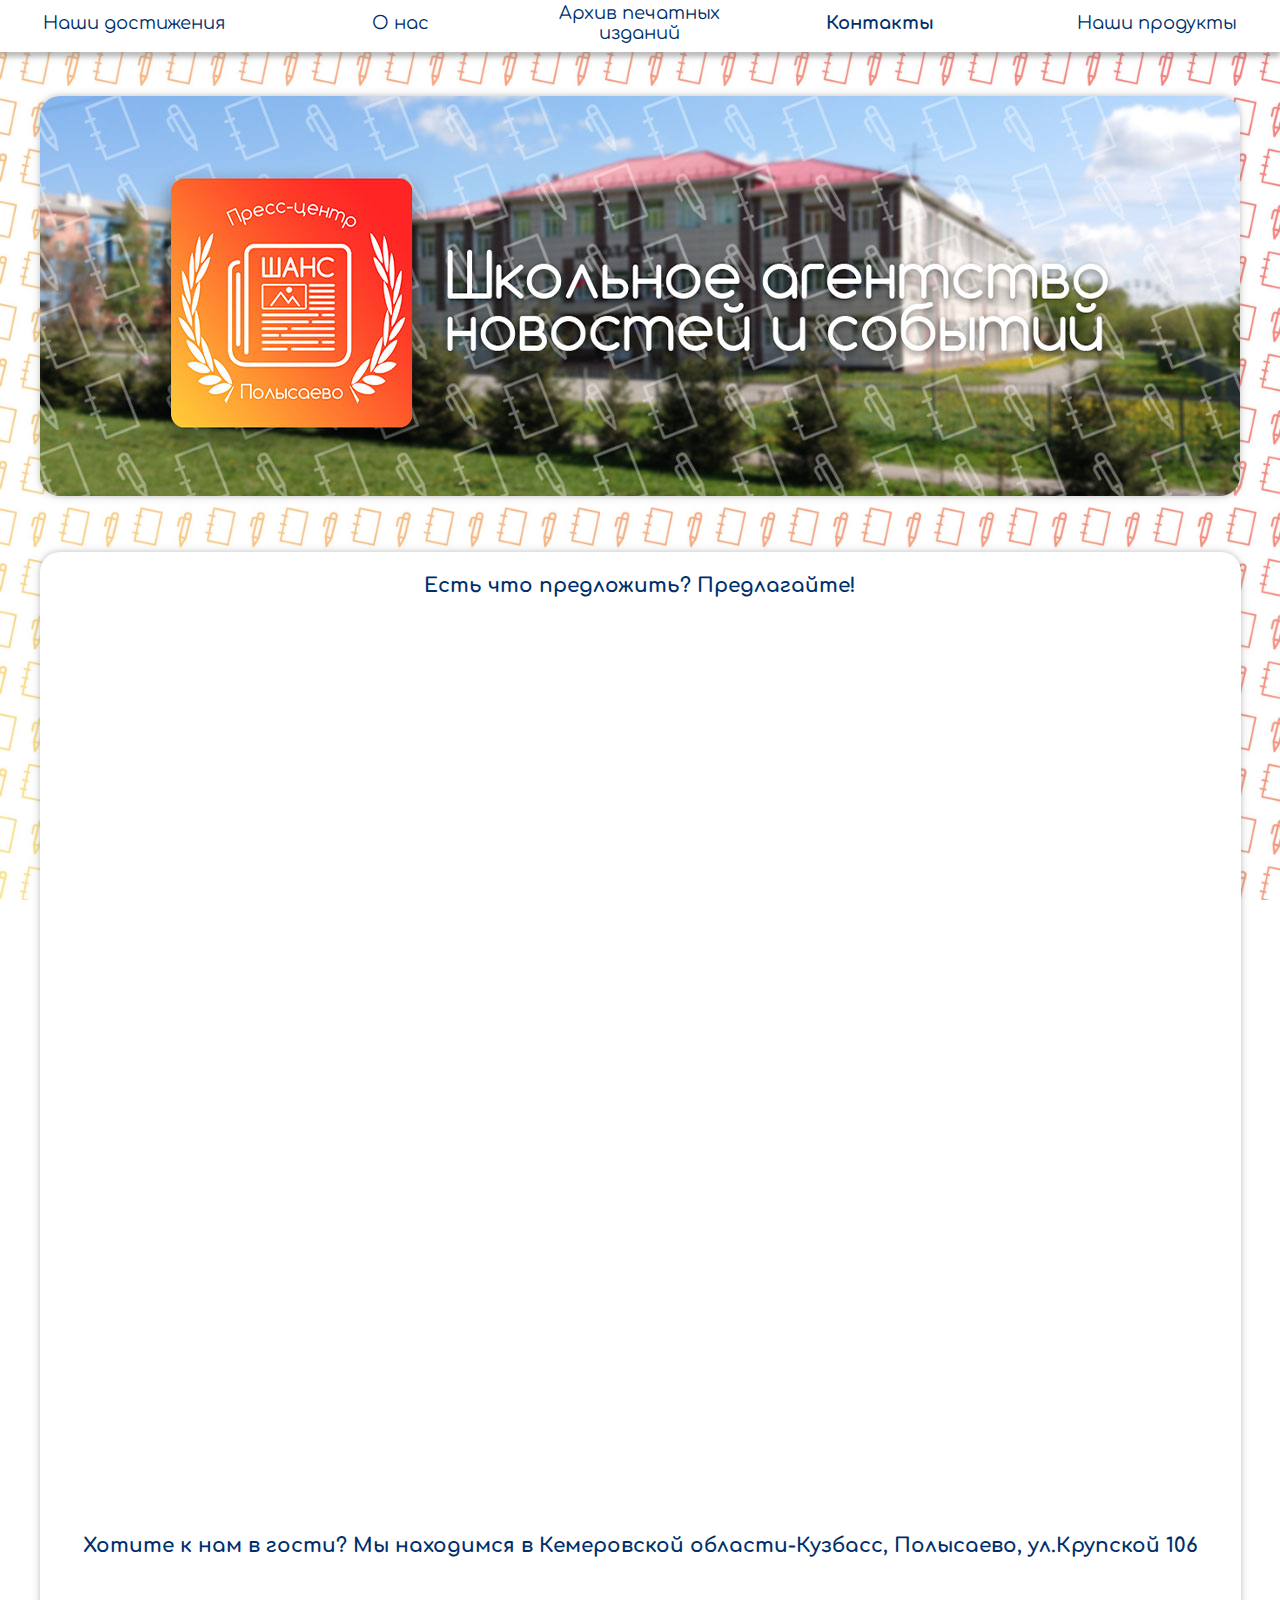
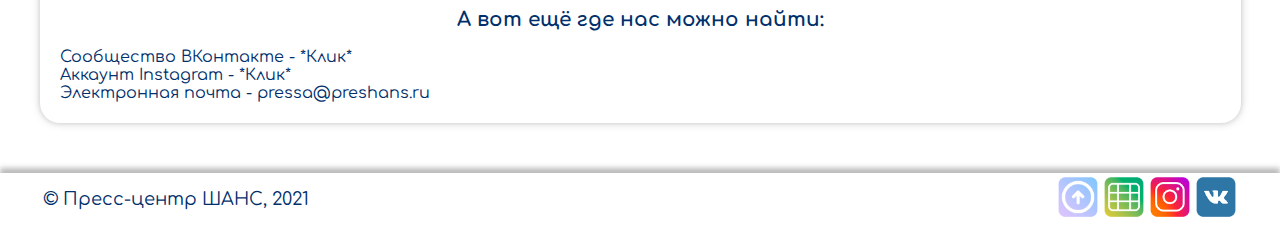
<file: contacts.html>
<!DOCTYPE html>
<html lang="ru">
    <head>
        <meta charset="UTF-8">
        <link rel="stylesheet" href="contacts.css">
        <link rel="shortcut icon" type="image/png" href="img/favicon.png">
        <link rel="preconnect" href="https://fonts.gstatic.com">
        <link href="https://fonts.googleapis.com/css2?family=Comfortaa:wght@300;400;500;600;700&display=swap" rel="stylesheet">
        <title>Контакты</title>
        <script language=javascript>
            function tablealert() {
                if (confirm("Вы перейдёте на табличную версию этой страницы. Табличная версия может работать медленнее, а также неверно отображаться в современных браузерах.")) {
                    window.location='contacts-t.html'; 
                } else {
                   return(0);
                }  
            }
        </script>
    </head>
    <body class="wrapper">
        <div class="header">
            <table align=center width=1200px>
                <tr>
                    <td width=20% align="left"><a href="awards.html">Наши достижения</a></td>
                    <td width=20% name='top'><a href="index.html">О нас</a></td>
                    <td width=20%><a href="archive.html">Архив печатных изданий</a></td>
                    <td width=20%><a href="contacts.html"><b>Контакты</b></a></td>
                    <td width=20% align="right"><a href="our-products.html">Наши продукты</a></td>
                </tr>
            </table>
            <img src="img/head1.jpg" class="imghead">
        </div>
        <div class="content">
            <div class="block">
                <h2 class="h1">Есть что предложить? Предлагайте!</h2>
                <iframe class=form src="https://docs.google.com/forms/d/e/1FAIpQLSfR6VYU33ubTbtz25PeyoNpd3GFBI2Gd2V_OJ2F_JFiMmkvTA/viewform?embedded=true" width="1191" height="900" frameborder="0">Обновите браузер, чтобы увидеть форму обратной связи</iframe>
                <h2 class="h1">Хотите к нам в гости? Мы находимся в Кемеровской области-Кузбасс, Полысаево, ул.Крупской 106</h2>
                <script type="text/javascript" charset="utf-8" async src="https://api-maps.yandex.ru/services/constructor/1.0/js/?um=constructor%3A31a36ac9e3d7e1a266f43272ee74bc44e535d723dad881ea503f14bab38d4ac3&amp;width=1191&amp;height=640&amp;lang=ru_RU&amp;scroll=true"></script>
                <br>
                <h2 class="h1">А вот ещё где нас можно найти:</h2>
                <div class="text">
                    <p>
                        Сообщество ВКонтакте - <a target="_blank" href="https://vk.com/preshans">*Клик*</a><br>
                        Аккаунт Instagram - <a target="_blank" href="https://www.instagram.com/preshans44/">*Клик*</a><br>
                        Электронная почта - pressa@preshans.ru
                    </p>
                </div>
            </div>
        </div>
        <div class="footer">
            <table align=center width=1200px heigth=45px>
                <tr>
                    <td align=left>&copy; Пресс-центр ШАНС, 2021</td>
                    <td width ="42px" heigth ="45px" align=right><a href="#top"><img src="img/up.png" width="42px" title="К началу страницы"></a></td>
                    <td width ="42px" heigth ="45px" align=right><input type="image" src="img/table.png" width=42px onclick="tablealert();"></td>
                    <td width ="42px" heigth ="45px" align=right><a target="_blank" href="https://www.instagram.com/preshans44/"><img src="img/inst.png" width="42px"></a></td>
                    <td width ="42px" heigth ="45px" align=right><a target="_blank" ref="https://vk.com/preshans"><img src="img/vk.png" width="42px"></a></td>
                </tr>
            </table>
        </div>
    </body>
</html>
</file>
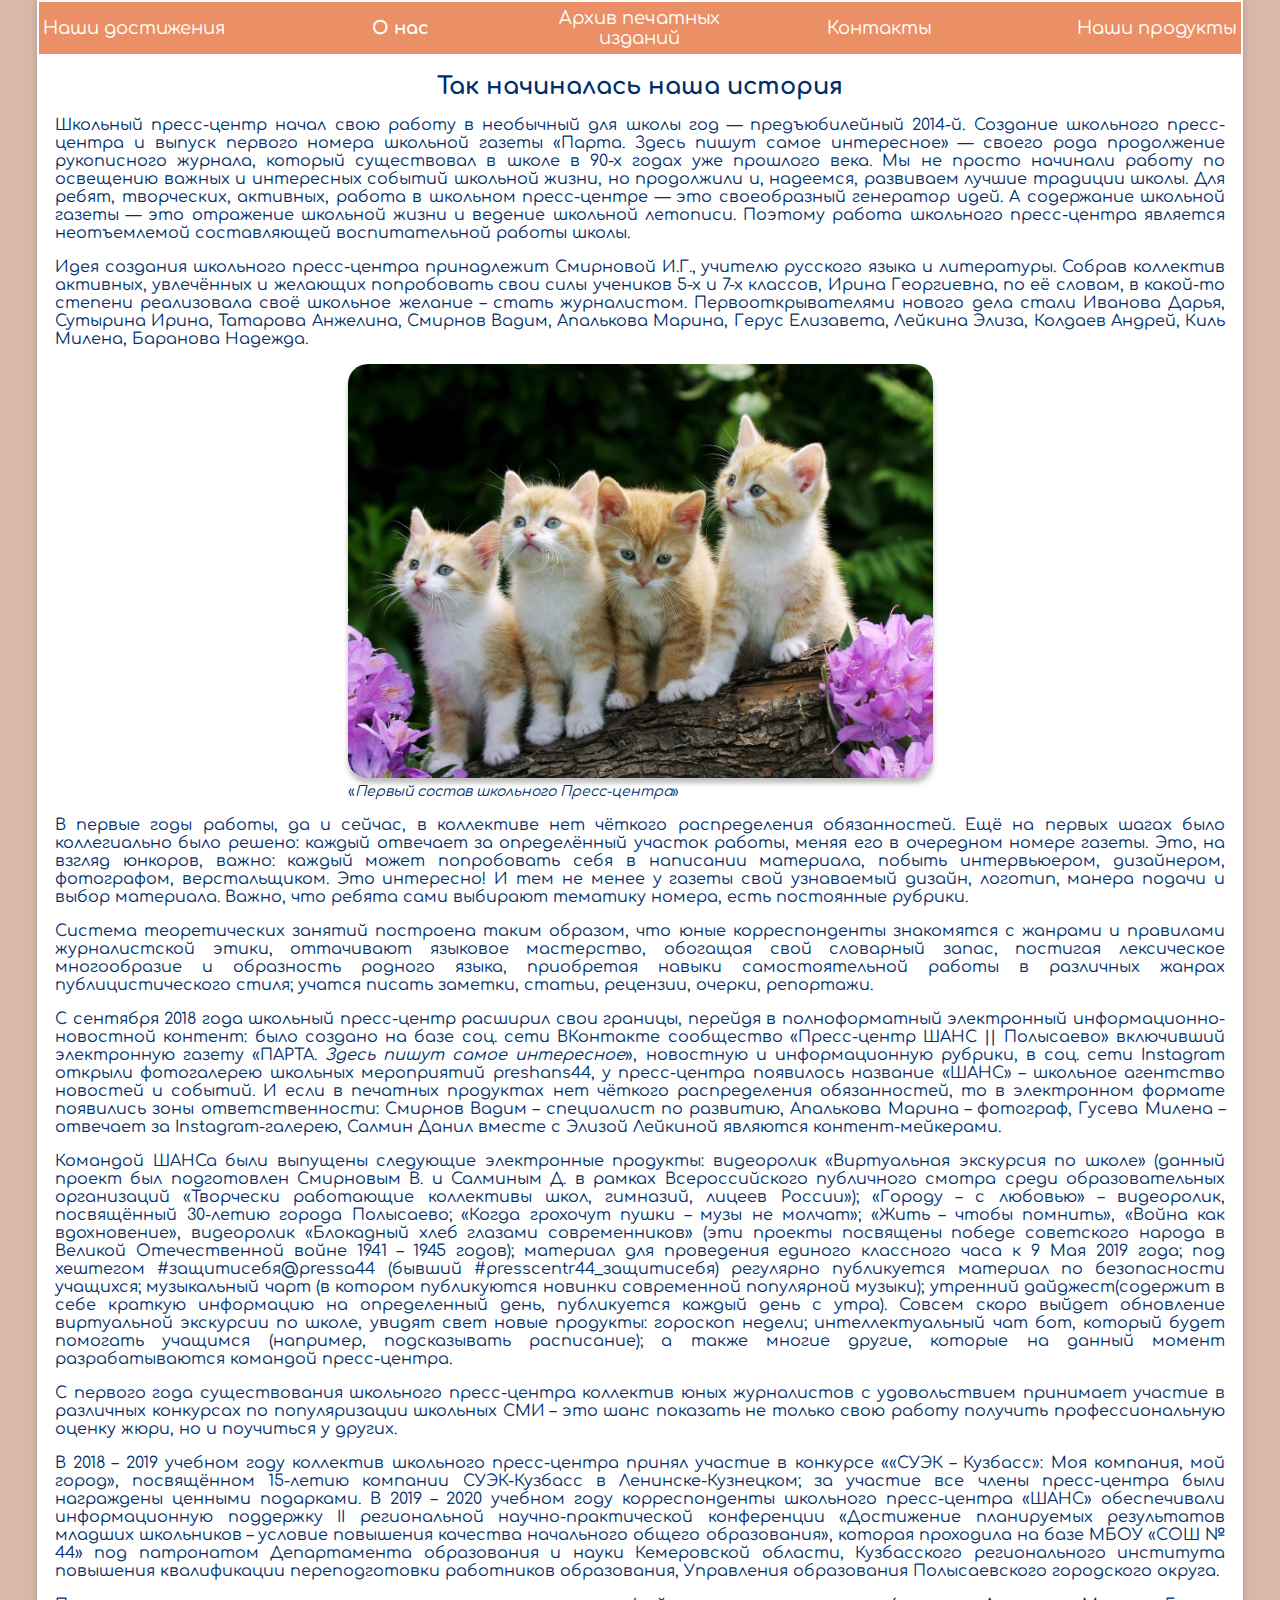
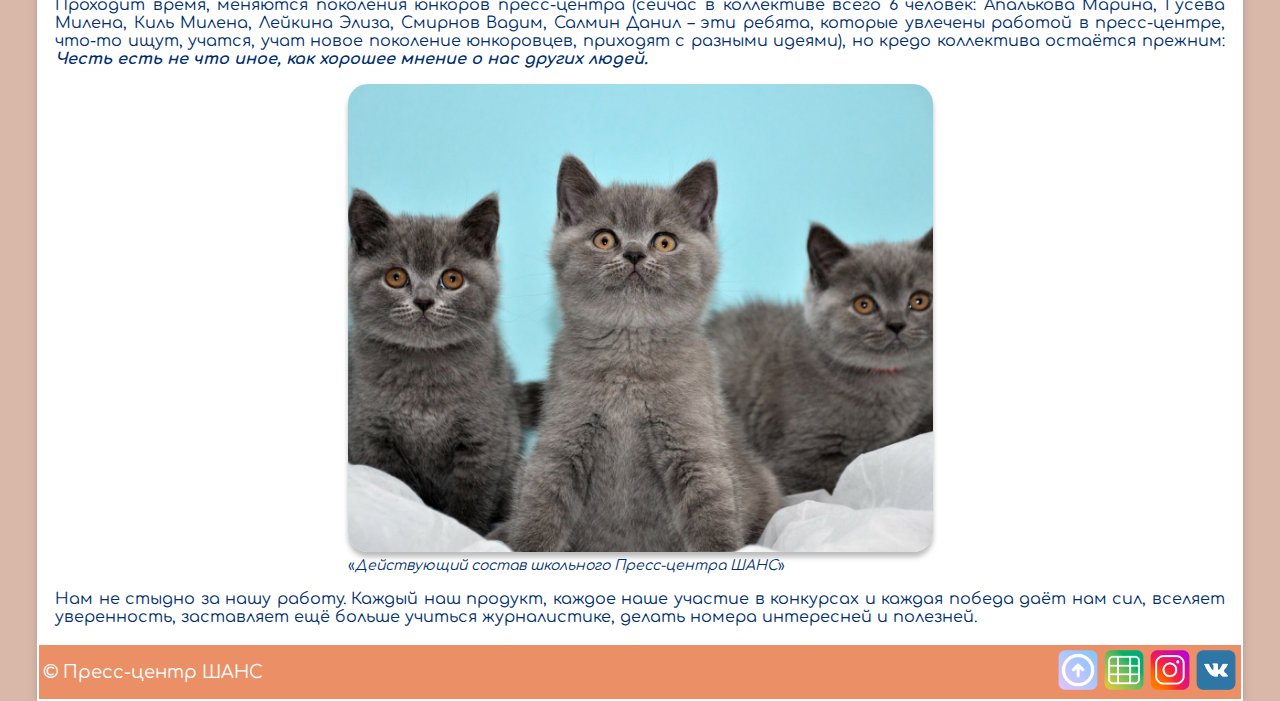
<file: index-t.html>
<!DOCTYPE html>
<html lang="ru">
    <head>
        <meta charset="UTF-8">
        <link rel="stylesheet" href="index-t.css">
        <link rel="stylesheet" href="index-t_dop.css">
        <link rel="shortcut icon" type="image/png" href="img/favicon.png">
        <link rel="preconnect" href="https://fonts.gstatic.com">
        <link href="https://fonts.googleapis.com/css2?family=Comfortaa:wght@300;400;500;600;700&display=swap" rel="stylesheet">
        <title>О нас</title>
    </head>
    <body>
        <table width='1200px' align=center bgcolor=white border=0 class=table>
            <tr class=cell>
                <td>
                    <table align=center width=1200px>
                        <tr>
                            <td width=20% align="left"><a class=a href="awards-t.html">Наши достижения</a></td>
                            <td width=20% align=center name='top'><a class=a href="index-t.html"><b>О нас</b></a></td>
                            <td width=20% align=center><a class=a href="archive-t.html">Архив печатных изданий</a></td>
                            <td width=20% align=center><a class=a href="contacts-t.html">Контакты</a></td>
                            <td width=20% align="right"><a class=a href="our-products-t.html">Наши продукты</a></td>
                        </tr>
                    </table>
                </td>
            </tr>
            <tr>
                <td>
                    <h1 class="h1">Так начиналась наша история</h1>
                    <div  class="text">
                        <p>Школьный пресс-центр начал свою работу в необычный для школы год — предъюбилейный 2014-й. Создание школьного пресс-центра и выпуск первого номера школьной газеты «Парта. Здесь пишут самое интересное» — своего рода продолжение рукописного журнала, который существовал в школе в 90-х годах уже прошлого века. Мы не просто начинали работу по освещению важных и интересных событий школьной жизни, но продолжили и, надеемся, развиваем лучшие традиции школы. Для ребят, творческих, активных, работа в школьном пресс-центре — это своеобразный генератор идей. А содержание школьной газеты — это отражение школьной жизни и ведение школьной летописи. Поэтому работа школьного пресс-центра является неотъемлемой составляющей воспитательной работы школы.</p>
                        <p>Идея создания школьного пресс-центра принадлежит Смирновой И.Г., учителю русского языка и литературы. Собрав коллектив активных, увлечённых и желающих попробовать свои силы учеников 5-х и 7-х классов, Ирина Георгиевна, по её словам, в какой-то степени реализовала своё школьное желание – стать журналистом. Первооткрывателями нового дела стали Иванова Дарья, Сутырина Ирина, Татарова Анжелина, Смирнов Вадим, Апалькова Марина, Герус Елизавета, Лейкина Элиза, Колдаев Андрей, Киль Милена, Баранова Надежда.</p>
                        <img src="img/about-us/i4DI-2BKk-8 (2).jpg" width=50% class="img1"><br>
                        <q><i>Первый состав школьного Пресс-центра</i></q>
                        <p>В первые годы работы, да и сейчас, в коллективе   нет чёткого распределения обязанностей. Ещё на первых шагах было коллегиально было решено: каждый отвечает за определённый участок работы, меняя его в очередном номере газеты. Это, на взгляд юнкоров, важно: каждый может попробовать себя в написании материала, побыть интервьюером, дизайнером, фотографом, верстальщиком. Это интересно! И тем не менее у газеты свой узнаваемый дизайн, логотип, манера подачи и выбор материала. Важно, что ребята сами выбирают тематику номера, есть постоянные рубрики.</p>
                        <p>Система теоретических занятий построена таким образом, что юные корреспонденты   знакомятся с жанрами и правилами журналистской этики, оттачивают языковое мастерство, обогащая свой словарный запас, постигая лексическое многообразие и образность родного языка, приобретая навыки самостоятельной работы в различных жанрах публицистического стиля; учатся писать заметки, статьи, рецензии, очерки, репортажи.</p>
                        <p>С сентября 2018 года школьный пресс-центр расширил свои границы, перейдя в полноформатный электронный информационно-новостной контент: было создано на базе соц. сети ВКонтакте сообщество «Пресс-центр ШАНС || Полысаево»  включивший электронную газету «ПАРТА. <i>Здесь пишут самое интересное</i>», новостную и информационную рубрики, в соц. сети Instagram открыли фотогалерею школьных мероприятий preshans44, у пресс-центра появилось название «ШАНС» – школьное агентство новостей и событий. И если в печатных продуктах нет чёткого распределения обязанностей, то в электронном формате появились зоны ответственности: Смирнов Вадим – специалист по развитию, Апалькова Марина – фотограф, Гусева Милена – отвечает за Instagram-галерею, Салмин Данил вместе с Элизой Лейкиной являются контент-мейкерами. </p>
                        <p>Командой ШАНСа были выпущены следующие электронные продукты: видеоролик «Виртуальная экскурсия по школе» (данный проект был подготовлен Смирновым В. и Салминым Д. в рамках Всероссийского публичного смотра среди образовательных организаций «Творчески работающие коллективы школ, гимназий, лицеев России»);  «Городу – с любовью» – видеоролик, посвящённый 30-летию города Полысаево; «Когда грохочут пушки – музы не молчат»; «Жить – чтобы помнить», «Война как вдохновение», видеоролик «Блокадный хлеб глазами современников» (эти проекты посвящены победе советского народа в Великой Отечественной войне 1941 – 1945 годов); материал для проведения единого классного часа к 9 Мая 2019 года; под хештегом #защитисебя@pressa44 (бывший #presscentr44_защитисебя) регулярно публикуется материал по безопасности учащихся; музыкальный чарт (в котором публикуются новинки современной популярной музыки); утренний дайджест(содержит в себе краткую информацию на определенный день, публикуется каждый день с утра). Совсем скоро выйдет обновление виртуальной экскурсии по школе, увидят свет новые продукты: гороскоп недели; интеллектуальный чат бот, который будет помогать учащимся (например, подсказывать расписание); а также многие другие, которые на данный момент разрабатываются командой пресс-центра.</p>
                        <p>С первого года существования школьного пресс-центра коллектив юных журналистов с удовольствием принимает участие в различных конкурсах по популяризации школьных СМИ – это шанс показать не только свою работу получить профессиональную оценку жюри, но и поучиться у других. </p>
                        <p>В 2018 – 2019 учебном году коллектив школьного пресс-центра принял участие в конкурсе ««СУЭК – Кузбасс»: Моя компания, мой город», посвящённом 15-летию компании СУЭК-Кузбасс в Ленинске-Кузнецком; за участие все члены пресс-центра были награждены ценными подарками. В 2019 – 2020 учебном году корреспонденты школьного пресс-центра «ШАНС» обеспечивали информационную поддержку II региональной научно-практической конференции «Достижение планируемых результатов младших школьников – условие повышения качества начального общего образования», которая проходила на базе МБОУ «СОШ № 44» под патронатом Департамента образования и науки Кемеровской области, Кузбасского регионального института повышения квалификации переподготовки работников образования, Управления образования Полысаевского городского округа. </p>
                        <p>Проходит время, меняются поколения юнкоров пресс-центра (сейчас в коллективе всего 6 человек: Апалькова Марина, Гусева Милена, Киль Милена, Лейкина Элиза, Смирнов Вадим, Салмин Данил – эти ребята, которые увлечены работой в пресс-центре, что-то ищут, учатся, учат новое поколение юнкоровцев, приходят с разными идеями), но кредо коллектива остаётся прежним: <b><i>Честь есть не что иное,  как хорошее мнение о нас других людей.</i></b></p>
                        <img src="img/about-us/2.jpg" width=50% class="img1"><br>
                        <q><i>Действующий состав школьного Пресс-центра ШАНС</i></q>
                        <p>Нам не стыдно за нашу работу. Каждый наш продукт, каждое наше участие в конкурсах и каждая победа даёт нам сил, вселяет уверенность, заставляет ещё больше учиться журналистике, делать номера интересней и полезней.</p>
                    </div>
                </td>
            </tr>
            <tr class=cell>
                <td>
                    <table align=center width=1200px heigth=45px>
                        <tr>
                            <td align=left>&copy; Пресс-центр ШАНС</td>
                            <td width ="42px" heigth ="45px" align=right><a href="#top"><img src="img/up.png" width="42px" title="К началу страницы"></a></td>
                            <td width ="42px" heigth ="45px" align=right><a href="index.html"><img src="img/table.png" width="42px"></a></td>
                            <td width ="42px" heigth ="45px" align=right><a target="_blank" href="https://www.instagram.com/preshans44/"><img src="img/inst.png" width="42px"></a></td>
                            <td width ="42px" heigth ="45px" align=right><a target="_blank" ref="https://vk.com/preshans"><img src="img/vk.png" width="42px"></a></td>
                        </tr>
                    </table>
                </td>
            </tr>
        </table>
    </body>
</html>
</file>
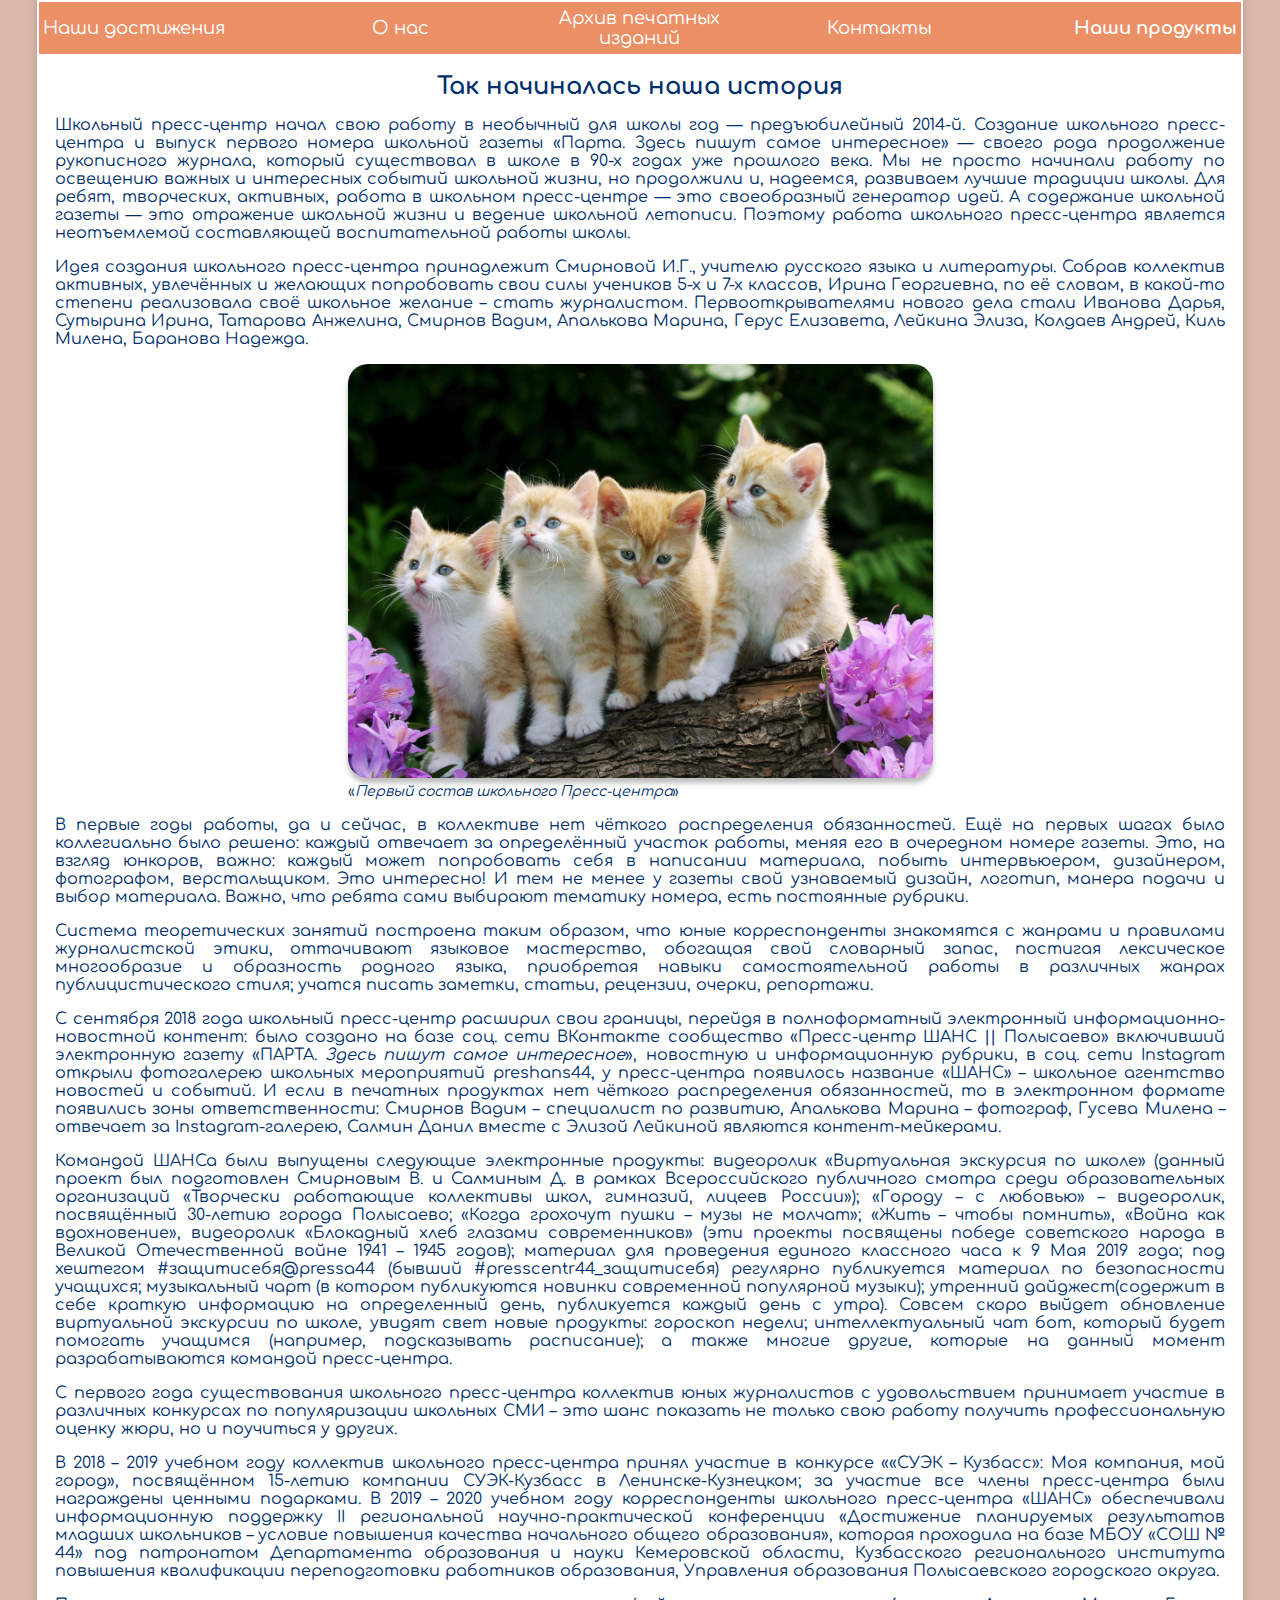
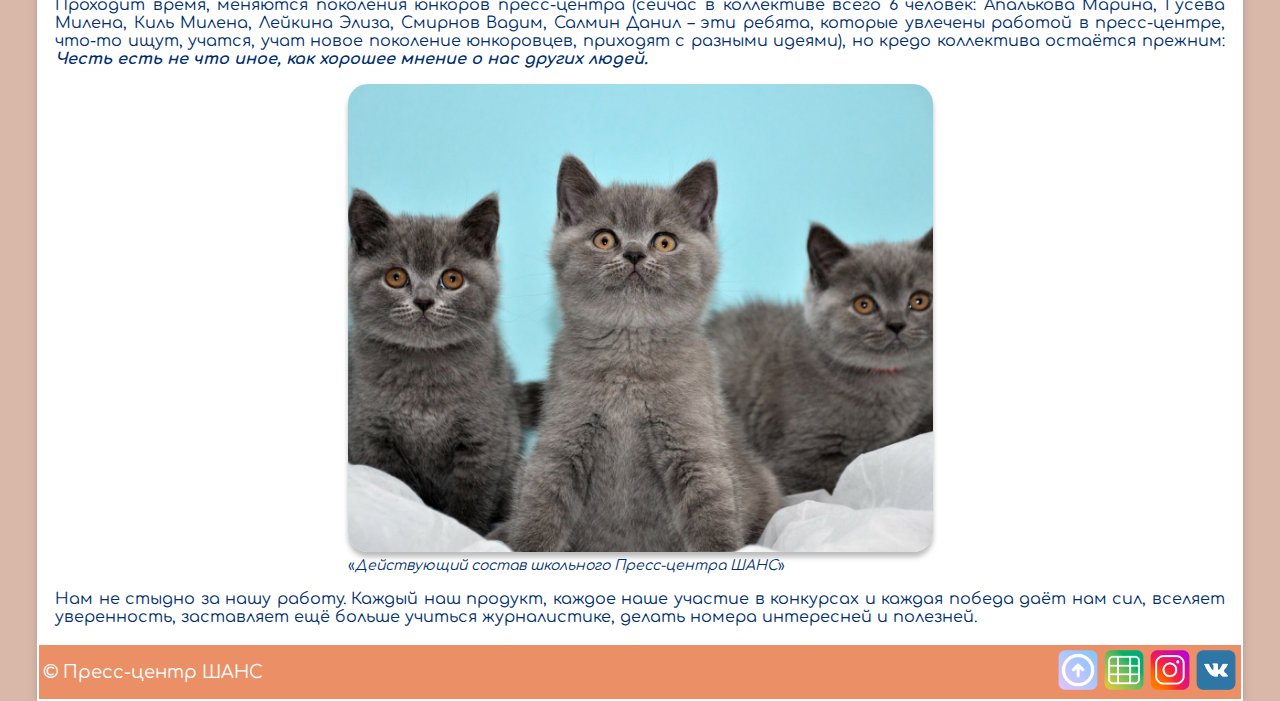
<file: our-products-t.html>
<!DOCTYPE html>
<html lang="ru">
    <head>
        <meta charset="UTF-8">
        <link rel="stylesheet" href="index-t.css">
        <link rel="stylesheet" href="index-t_dop.css">
        <link rel="shortcut icon" type="image/png" href="img/favicon.png">
        <link rel="preconnect" href="https://fonts.gstatic.com">
        <link href="https://fonts.googleapis.com/css2?family=Comfortaa:wght@300;400;500;600;700&display=swap" rel="stylesheet">
        <title>О нас</title>
    </head>
    <body>
        <table width='1200px' align=center bgcolor=white border=0 class=table>
            <tr class=cell>
                <td>
                    <table align=center width=1200px>
                        <tr>
                            <td width=20% align="left"><a class=a href="awards-t.html">Наши достижения</a></td>
                            <td width=20% align=center name='top'><a class=a href="index-t.html">О нас</a></td>
                            <td width=20% align=center><a class=a href="archive-t.html">Архив печатных изданий</a></td>
                            <td width=20% align=center><a class=a href="contacts-t.html">Контакты</a></td>
                            <td width=20% align="right"><a class=a href="our-products-t.html"><b>Наши продукты</b></a></td>
                        </tr>
                    </table>
                </td>
            </tr>
            <tr>
                <td>
                    <h1 class="h1">Так начиналась наша история</h1>
                    <div  class="text">
                        <p>Школьный пресс-центр начал свою работу в необычный для школы год — предъюбилейный 2014-й. Создание школьного пресс-центра и выпуск первого номера школьной газеты «Парта. Здесь пишут самое интересное» — своего рода продолжение рукописного журнала, который существовал в школе в 90-х годах уже прошлого века. Мы не просто начинали работу по освещению важных и интересных событий школьной жизни, но продолжили и, надеемся, развиваем лучшие традиции школы. Для ребят, творческих, активных, работа в школьном пресс-центре — это своеобразный генератор идей. А содержание школьной газеты — это отражение школьной жизни и ведение школьной летописи. Поэтому работа школьного пресс-центра является неотъемлемой составляющей воспитательной работы школы.</p>
                        <p>Идея создания школьного пресс-центра принадлежит Смирновой И.Г., учителю русского языка и литературы. Собрав коллектив активных, увлечённых и желающих попробовать свои силы учеников 5-х и 7-х классов, Ирина Георгиевна, по её словам, в какой-то степени реализовала своё школьное желание – стать журналистом. Первооткрывателями нового дела стали Иванова Дарья, Сутырина Ирина, Татарова Анжелина, Смирнов Вадим, Апалькова Марина, Герус Елизавета, Лейкина Элиза, Колдаев Андрей, Киль Милена, Баранова Надежда.</p>
                        <img src="img/about-us/i4DI-2BKk-8 (2).jpg" width=50% class="img1"><br>
                        <q><i>Первый состав школьного Пресс-центра</i></q>
                        <p>В первые годы работы, да и сейчас, в коллективе   нет чёткого распределения обязанностей. Ещё на первых шагах было коллегиально было решено: каждый отвечает за определённый участок работы, меняя его в очередном номере газеты. Это, на взгляд юнкоров, важно: каждый может попробовать себя в написании материала, побыть интервьюером, дизайнером, фотографом, верстальщиком. Это интересно! И тем не менее у газеты свой узнаваемый дизайн, логотип, манера подачи и выбор материала. Важно, что ребята сами выбирают тематику номера, есть постоянные рубрики.</p>
                        <p>Система теоретических занятий построена таким образом, что юные корреспонденты   знакомятся с жанрами и правилами журналистской этики, оттачивают языковое мастерство, обогащая свой словарный запас, постигая лексическое многообразие и образность родного языка, приобретая навыки самостоятельной работы в различных жанрах публицистического стиля; учатся писать заметки, статьи, рецензии, очерки, репортажи.</p>
                        <p>С сентября 2018 года школьный пресс-центр расширил свои границы, перейдя в полноформатный электронный информационно-новостной контент: было создано на базе соц. сети ВКонтакте сообщество «Пресс-центр ШАНС || Полысаево»  включивший электронную газету «ПАРТА. <i>Здесь пишут самое интересное</i>», новостную и информационную рубрики, в соц. сети Instagram открыли фотогалерею школьных мероприятий preshans44, у пресс-центра появилось название «ШАНС» – школьное агентство новостей и событий. И если в печатных продуктах нет чёткого распределения обязанностей, то в электронном формате появились зоны ответственности: Смирнов Вадим – специалист по развитию, Апалькова Марина – фотограф, Гусева Милена – отвечает за Instagram-галерею, Салмин Данил вместе с Элизой Лейкиной являются контент-мейкерами. </p>
                        <p>Командой ШАНСа были выпущены следующие электронные продукты: видеоролик «Виртуальная экскурсия по школе» (данный проект был подготовлен Смирновым В. и Салминым Д. в рамках Всероссийского публичного смотра среди образовательных организаций «Творчески работающие коллективы школ, гимназий, лицеев России»);  «Городу – с любовью» – видеоролик, посвящённый 30-летию города Полысаево; «Когда грохочут пушки – музы не молчат»; «Жить – чтобы помнить», «Война как вдохновение», видеоролик «Блокадный хлеб глазами современников» (эти проекты посвящены победе советского народа в Великой Отечественной войне 1941 – 1945 годов); материал для проведения единого классного часа к 9 Мая 2019 года; под хештегом #защитисебя@pressa44 (бывший #presscentr44_защитисебя) регулярно публикуется материал по безопасности учащихся; музыкальный чарт (в котором публикуются новинки современной популярной музыки); утренний дайджест(содержит в себе краткую информацию на определенный день, публикуется каждый день с утра). Совсем скоро выйдет обновление виртуальной экскурсии по школе, увидят свет новые продукты: гороскоп недели; интеллектуальный чат бот, который будет помогать учащимся (например, подсказывать расписание); а также многие другие, которые на данный момент разрабатываются командой пресс-центра.</p>
                        <p>С первого года существования школьного пресс-центра коллектив юных журналистов с удовольствием принимает участие в различных конкурсах по популяризации школьных СМИ – это шанс показать не только свою работу получить профессиональную оценку жюри, но и поучиться у других. </p>
                        <p>В 2018 – 2019 учебном году коллектив школьного пресс-центра принял участие в конкурсе ««СУЭК – Кузбасс»: Моя компания, мой город», посвящённом 15-летию компании СУЭК-Кузбасс в Ленинске-Кузнецком; за участие все члены пресс-центра были награждены ценными подарками. В 2019 – 2020 учебном году корреспонденты школьного пресс-центра «ШАНС» обеспечивали информационную поддержку II региональной научно-практической конференции «Достижение планируемых результатов младших школьников – условие повышения качества начального общего образования», которая проходила на базе МБОУ «СОШ № 44» под патронатом Департамента образования и науки Кемеровской области, Кузбасского регионального института повышения квалификации переподготовки работников образования, Управления образования Полысаевского городского округа. </p>
                        <p>Проходит время, меняются поколения юнкоров пресс-центра (сейчас в коллективе всего 6 человек: Апалькова Марина, Гусева Милена, Киль Милена, Лейкина Элиза, Смирнов Вадим, Салмин Данил – эти ребята, которые увлечены работой в пресс-центре, что-то ищут, учатся, учат новое поколение юнкоровцев, приходят с разными идеями), но кредо коллектива остаётся прежним: <b><i>Честь есть не что иное,  как хорошее мнение о нас других людей.</i></b></p>
                        <img src="img/about-us/2.jpg" width=50% class="img1"><br>
                        <q><i>Действующий состав школьного Пресс-центра ШАНС</i></q>
                        <p>Нам не стыдно за нашу работу. Каждый наш продукт, каждое наше участие в конкурсах и каждая победа даёт нам сил, вселяет уверенность, заставляет ещё больше учиться журналистике, делать номера интересней и полезней.</p>
                    </div>
                </td>
            </tr>
            <tr class=cell>
                <td>
                    <table align=center width=1200px heigth=45px>
                        <tr>
                            <td align=left>&copy; Пресс-центр ШАНС</td>
                            <td width ="42px" heigth ="45px" align=right><a href="#top"><img src="img/up.png" width="42px" title="К началу страницы"></a></td>
                            <td width ="42px" heigth ="45px" align=right><a href="our-products.html"><img src="img/table.png" width="42px"></a></td>
                            <td width ="42px" heigth ="45px" align=right><a target="_blank" href="https://www.instagram.com/preshans44/"><img src="img/inst.png" width="42px"></a></td>
                            <td width ="42px" heigth ="45px" align=right><a target="_blank" ref="https://vk.com/preshans"><img src="img/vk.png" width="42px"></a></td>
                        </tr>
                    </table>
                </td>
            </tr>
        </table>
    </body>
</html>
</file>
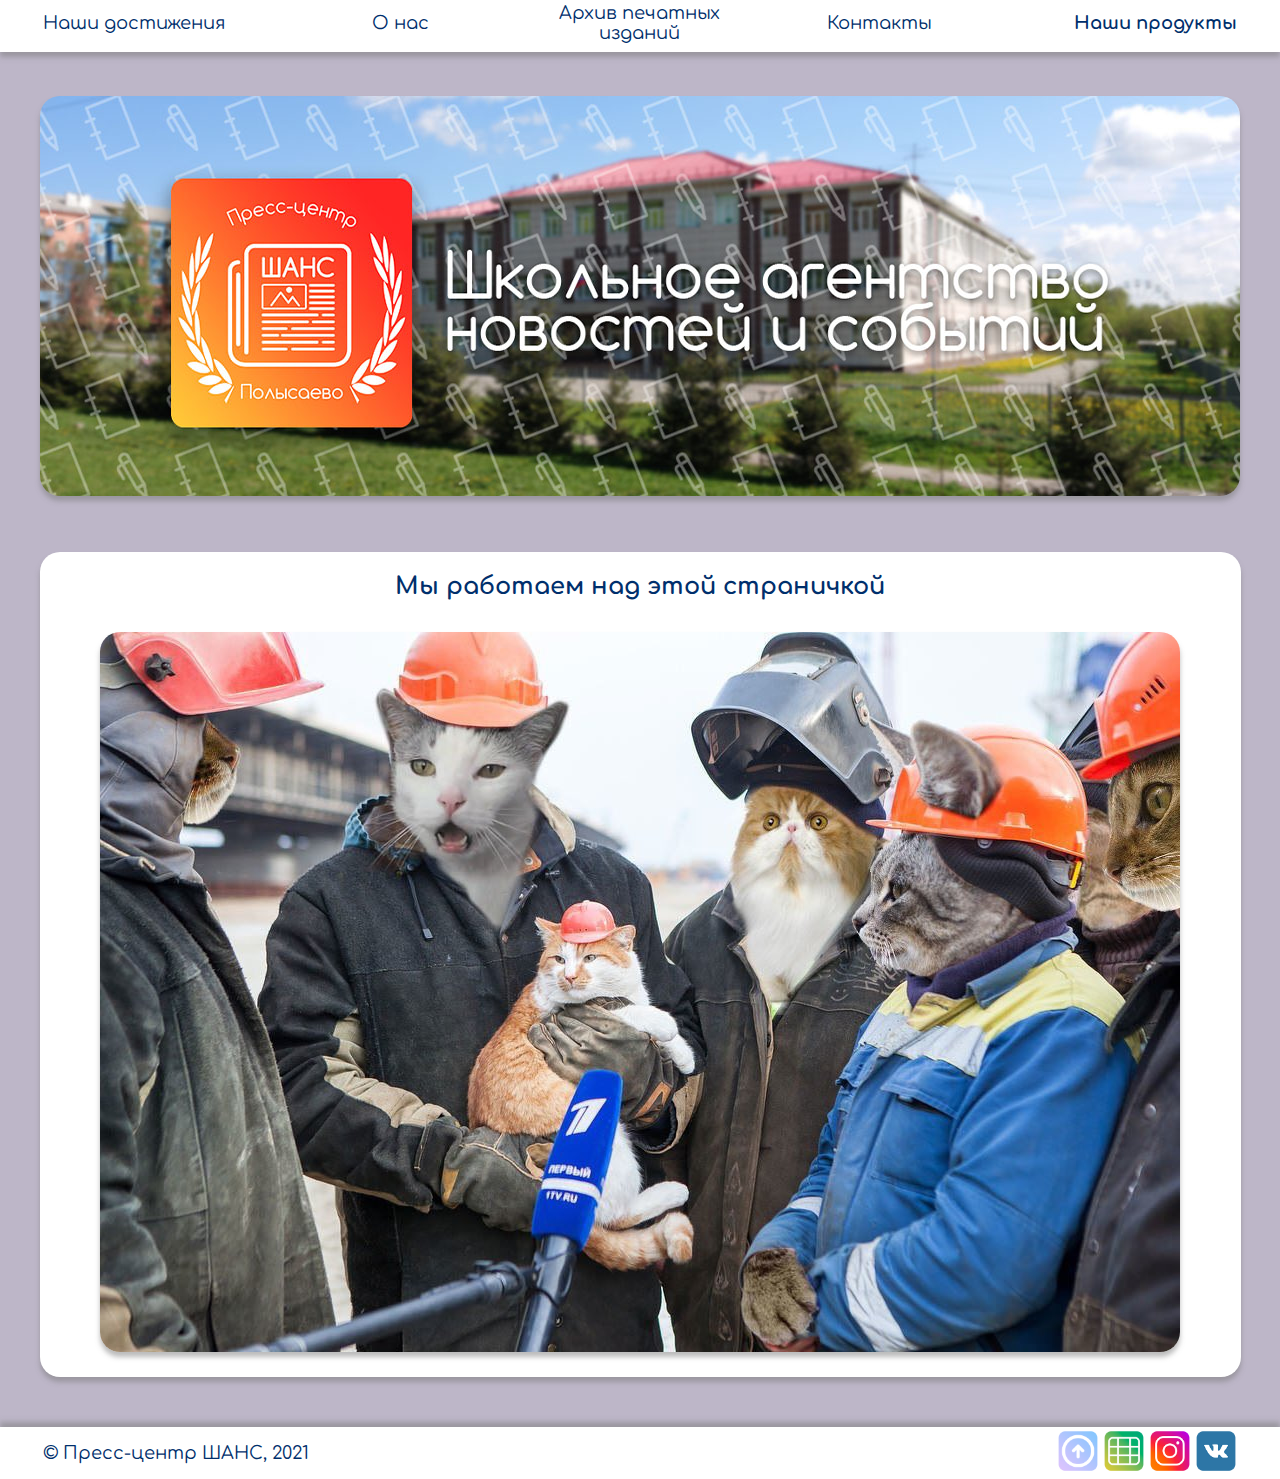
<file: our-products.html>
<!DOCTYPE html>
<html lang="ru">
    <head>
        <meta charset="UTF-8">
        <link rel="stylesheet" href="index.css">
        <link rel="stylesheet" href="our-products.css">
        <link rel="shortcut icon" type="image/png" href="img/favicon.png">
        <link rel="preconnect" href="https://fonts.gstatic.com">
        <link href="https://fonts.googleapis.com/css2?family=Comfortaa:wght@300;400;500;600;700&display=swap" rel="stylesheet">
        <title>Наши продукты</title>
        <script language=javascript>
            function tablealert() {
                if (confirm("Вы перейдёте на табличную версию этой страницы. Табличная версия может работать медленнее, а также неверно отображаться в современных браузерах.")) {
                    window.location='our-products-t.html'; 
                } else {
                   return(0);
                }  
            }
        </script>
    </head>
    <body class="wrapper">
        <div class="header">
            <table align=center width=1200px>
                <tr>
                    <td width=20% align="left"><a href="awards.html">Наши достижения</a></td>
                    <td width=20%><a href="index.html" name='top'>О нас</a></td>
                    <td width=20%><a href="archive.html">Архив печатных изданий</a></td>
                    <td width=20%><a href="contacts.html">Контакты</a></td>
                    <td width=20% align="right"><a href="our-products.html"><b>Наши продукты</b></a></td>
                </tr>
            </table>
            <img src="img/head1.jpg" class="imghead">
        </div>
        <div class="content">
            <div class="block">
                <h1 class="h1">Мы работаем над этой страничкой</h1>
                <div  class="imgwrap">
                    <p>
                    <img src="img/our products/cat.jpg" class="img1">
                    </p>
                </div>
            </div>
        </div>
        <div class="footer">
            <table align=center width=1200px heigth=45px>
                <tr>
                    <td align=left>&copy; Пресс-центр ШАНС, 2021</td>
                    <td width ="42px" heigth ="45px" align=right><a href="#top"><img src="img/up.png" width="42px" title="К началу страницы"></a></td>
                    <td width ="42px" heigth ="45px" align=right><input type="image" src="img/table.png" width=42px onclick="tablealert();"></td>
                    <td width ="42px" heigth ="45px" align=right><a target="_blank" href="https://www.instagram.com/preshans44/"><img src="img/inst.png" width="42px"></a></td>
                    <td width ="42px" heigth ="45px" align=right><a target="_blank" href="https://vk.com/preshans"><img src="img/vk.png" width="42px"></a></td>
                </tr>
            </table>
        </div>
    </body>
</html>
</file>
<file: index.css>
body {
    min-width: 1200px;
	margin: 0;
	padding: 0;
    font-family: "Comfortaa", regular;
    color: #002f6c;
    background-color: #bdb6c8;
}
.wrapper {
    display: flex;
    min-height: 100vh;
    flex-direction: column;
    padding: 0;
    margin: 0;
}
.header{
    font-size: 18px;
    background-color: white;
    width: 100%;
    height: 52px;
    text-align: center;
    box-shadow: 0px 5px 5px rgba(122,122,122,0.5);
}
a {
    color:#002f6c;
    text-decoration:none;
    }
    
    a:active {
    color:#002f6c;
    text-decoration:none;
    }
    
    a:visited {
    color:#002f6c;
    text-decoration:none;
    }
    
    a:hover {
    color:#397fda;
    text-decoration: underline;
    font-weight: bold;
    }
.imghead {
    width: 1200px;
    margin-top: 50px;
    margin-left: auto;
    margin-right: auto;
    box-shadow: 0 5px 5px rgba(122,122,122,0.5);
    border-radius: 20px;
}
.content {
    flex: 1 0 auto;
}
.block{
    background-color: white;
    width: 1191px;
    padding: 5px;
    margin-top:500px;
    margin-bottom: 50px;
    margin-left:auto;
    margin-right: auto;
    box-shadow: 0px 5px 5px rgba(122,122,122,0.5);
    border-radius: 20px;
}
h1 {
    font-size: 24px;
    text-align: center;
}
.text {
    font-size: 16px;
    text-align: justify;
}
.footer {
    flex: 0 0 auto;
    font-size: 18px;
    background-color: white;
    height: 52px;
    vertical-align:middle;
    box-shadow: 0px -5px 5px rgba(122,122,122,0.5);
}
</file>
<file: index_dop.css>
.imgwrap {
    display: flex;
    justify-content: space-around;
}
.img1 {
    box-shadow: 0 5px 5px rgba(122,122,122,0.5);
    border-radius: 20px;
}
q {
    font-size: 14px;
}
</file>
<file: index-t.css>
body {
    min-width: 1200px;
    margin: 0;
	padding: 0;
    font-family: "Comfortaa", regular;
    color: #002f6c;
    background-color: #dab8a9;
    /*background-image: url('img/back1.jpg');
    background-repeat: no-repeat;
    background-attachment: fixed;
    background-size: cover;*/
}
.a {
    color:#ffffff;
    text-decoration:none;
    }
    a:hover {
        color:#f8ecec;
        text-decoration: underline;
        font-weight: bold;
    }
h1 {
    font-size: 24px;
    text-align: center;
    }
.text {
    font-size: 16px;
    text-align: justify;
    padding-left: 15px;
    padding-right: 15px;
    }
.cell{
    background-color: #eb9066;
    margin:0;
    padding:0;
    height: 52px;
    color:#ffffff;
    font-size: 18px;
}
.table{
    box-shadow: 0 0 7px rgba(122,122,122,0.5);
    }
</file>
<file: index-t_dop.css>
.img1 {
    box-shadow: 0 5px 5px rgba(122,122,122,0.5);
    border-radius: 20px;
    margin-left: 25%;
}
q {
    margin: 25%;
    font-size: 14px;
}
</file>
<file: awards.css>
.img {
    width: 40ex;
    box-shadow: 0 5px 5px rgba(122,122,122,0.5);
    border-radius: 20px;
    margin: 10px;
}
.img1 {
    display: flex;
    justify-content: space-around;
}
.h2 {
    font-size: 20px;
    text-align: center;
}
</file>
<file: contacts.css>
body {
    min-width: 1200px;
	margin: 0;
	padding: 0;
    font-family: "Comfortaa", regular;
    color: #002f6c;
    background-image: url('img/back1.jpg');
    background-repeat: no-repeat;
    background-attachment: fixed;
    background-size: cover;
}
.wrapper {
    display: flex;
    min-height: 100vh;
    flex-direction: column;
    padding: 0;
    margin: 0;
}
.header{
    font-size: 18px;
    background-color: white;
    width: 100%;
    height: 52px;
    text-align: center;
    box-shadow: 0px 5px 5px rgba(122,122,122,0.5);
}
a {
    color:#002f6c;
    text-decoration:none;
    }
    
    a:active {
    color:#002f6c;
    text-decoration:none;
    }
    
    a:visited {
    color:#002f6c;
    text-decoration:none;
    }
    
    a:hover {
    color:#ff7c7c;
    text-decoration: underline;
    font-weight: bold;
    }
.imghead {
    width: 1200px;
    margin-top: 50px;
    margin-left: auto;
    margin-right: auto;
    box-shadow: 0 0 7px rgba(122,122,122,0.5);
    border-radius: 20px;
}
.content {
    flex: 1 0 auto;
}
.block{
    background-color: white;
    width: 1191px;
    padding: 5px;
    margin-top:500px;
    margin-bottom: 50px;
    margin-left:auto;
    margin-right: auto;
    box-shadow: 0px 0 7px rgba(122,122,122,0.5);
    border-radius: 20px;
    justify-content: space-around;
}
.h1 {
    font-size: 20px;
    text-align: center;
}
.text {
    font-size: 16px;
    text-align: justify;
    padding-left: 15px;
    padding-right: 15px;
}
.footer {
    flex: 0 0 auto;
    font-size: 18px;
    background-color: white;
    height: 52px;
    vertical-align:middle;
    box-shadow: 0px -5px 5px rgba(122,122,122,0.5);
}
.form {
    justify-content: center;
}
</file>
<file: our-products.css>
.imgwrap {
    display: flex;
    justify-content: space-around;
}
.img1 {
    box-shadow: 0 5px 5px rgba(122,122,122,0.5);
    border-radius: 20px;
}
</file>
